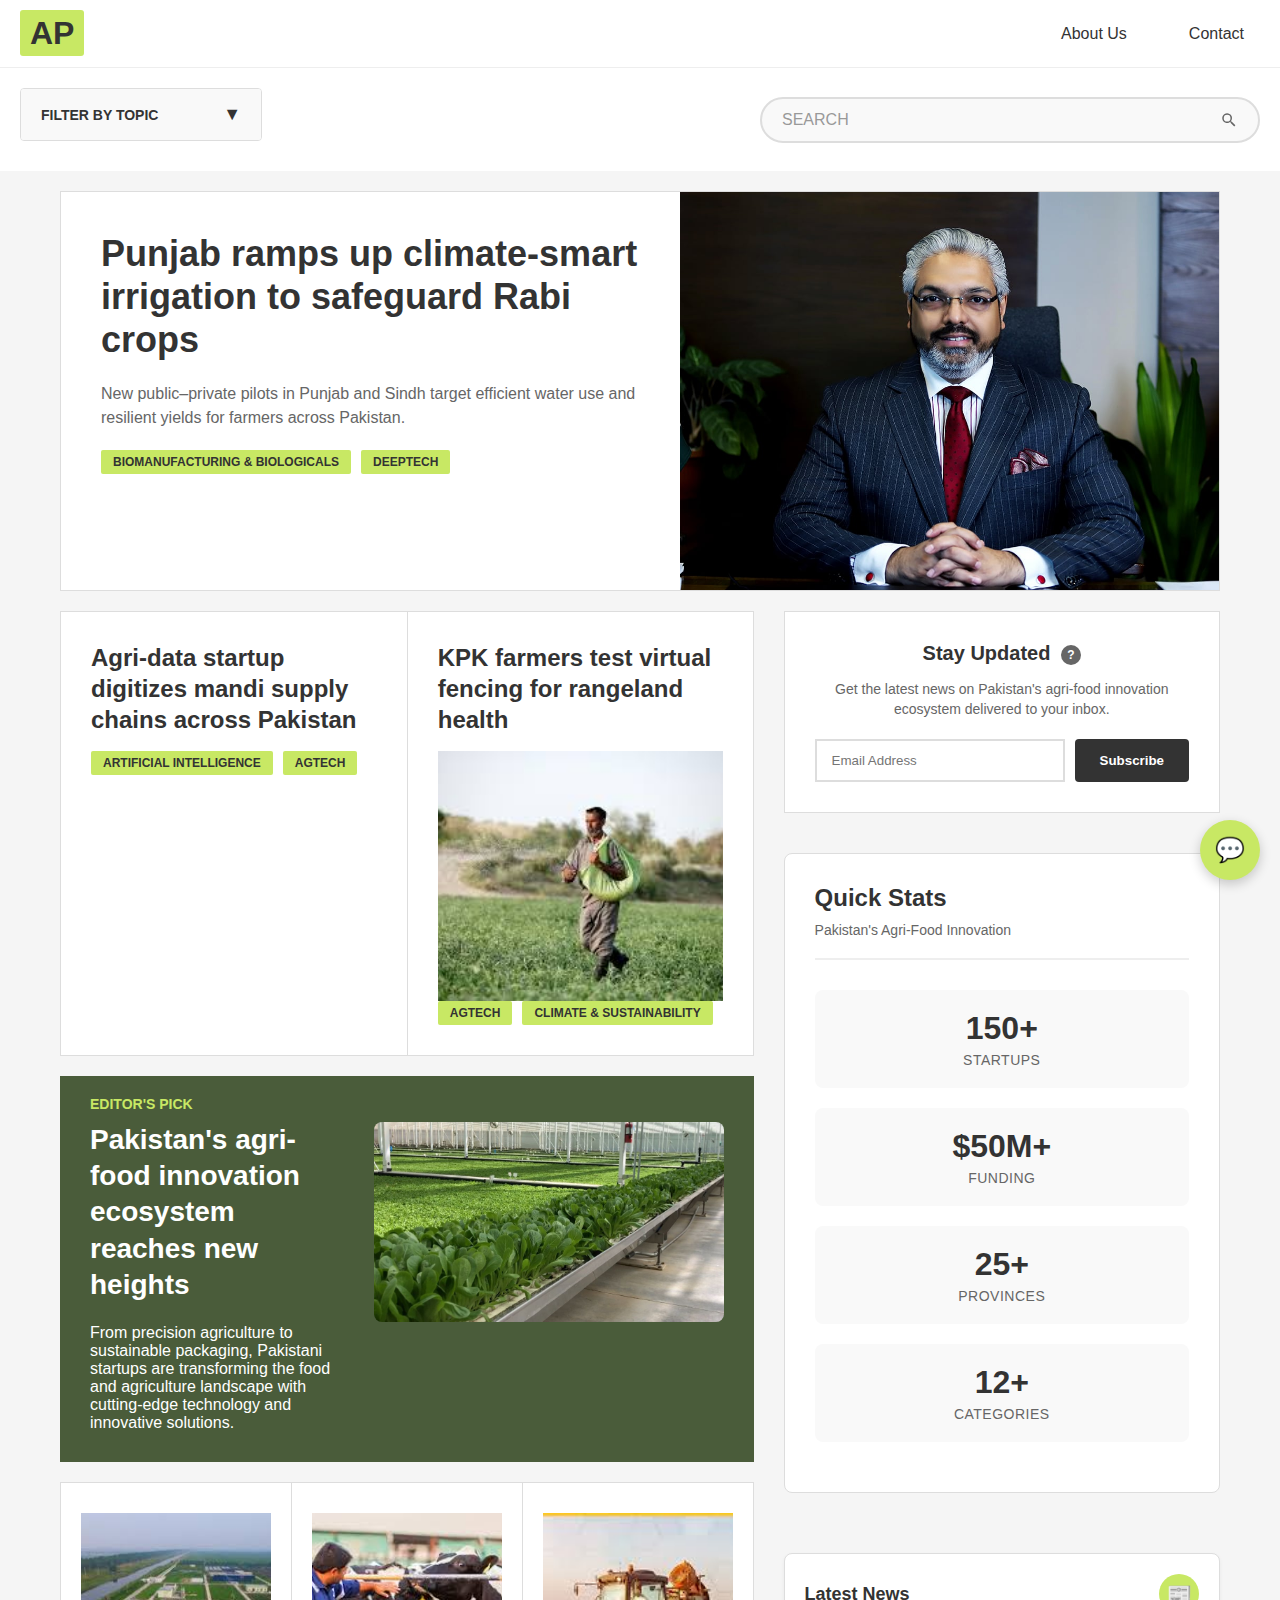
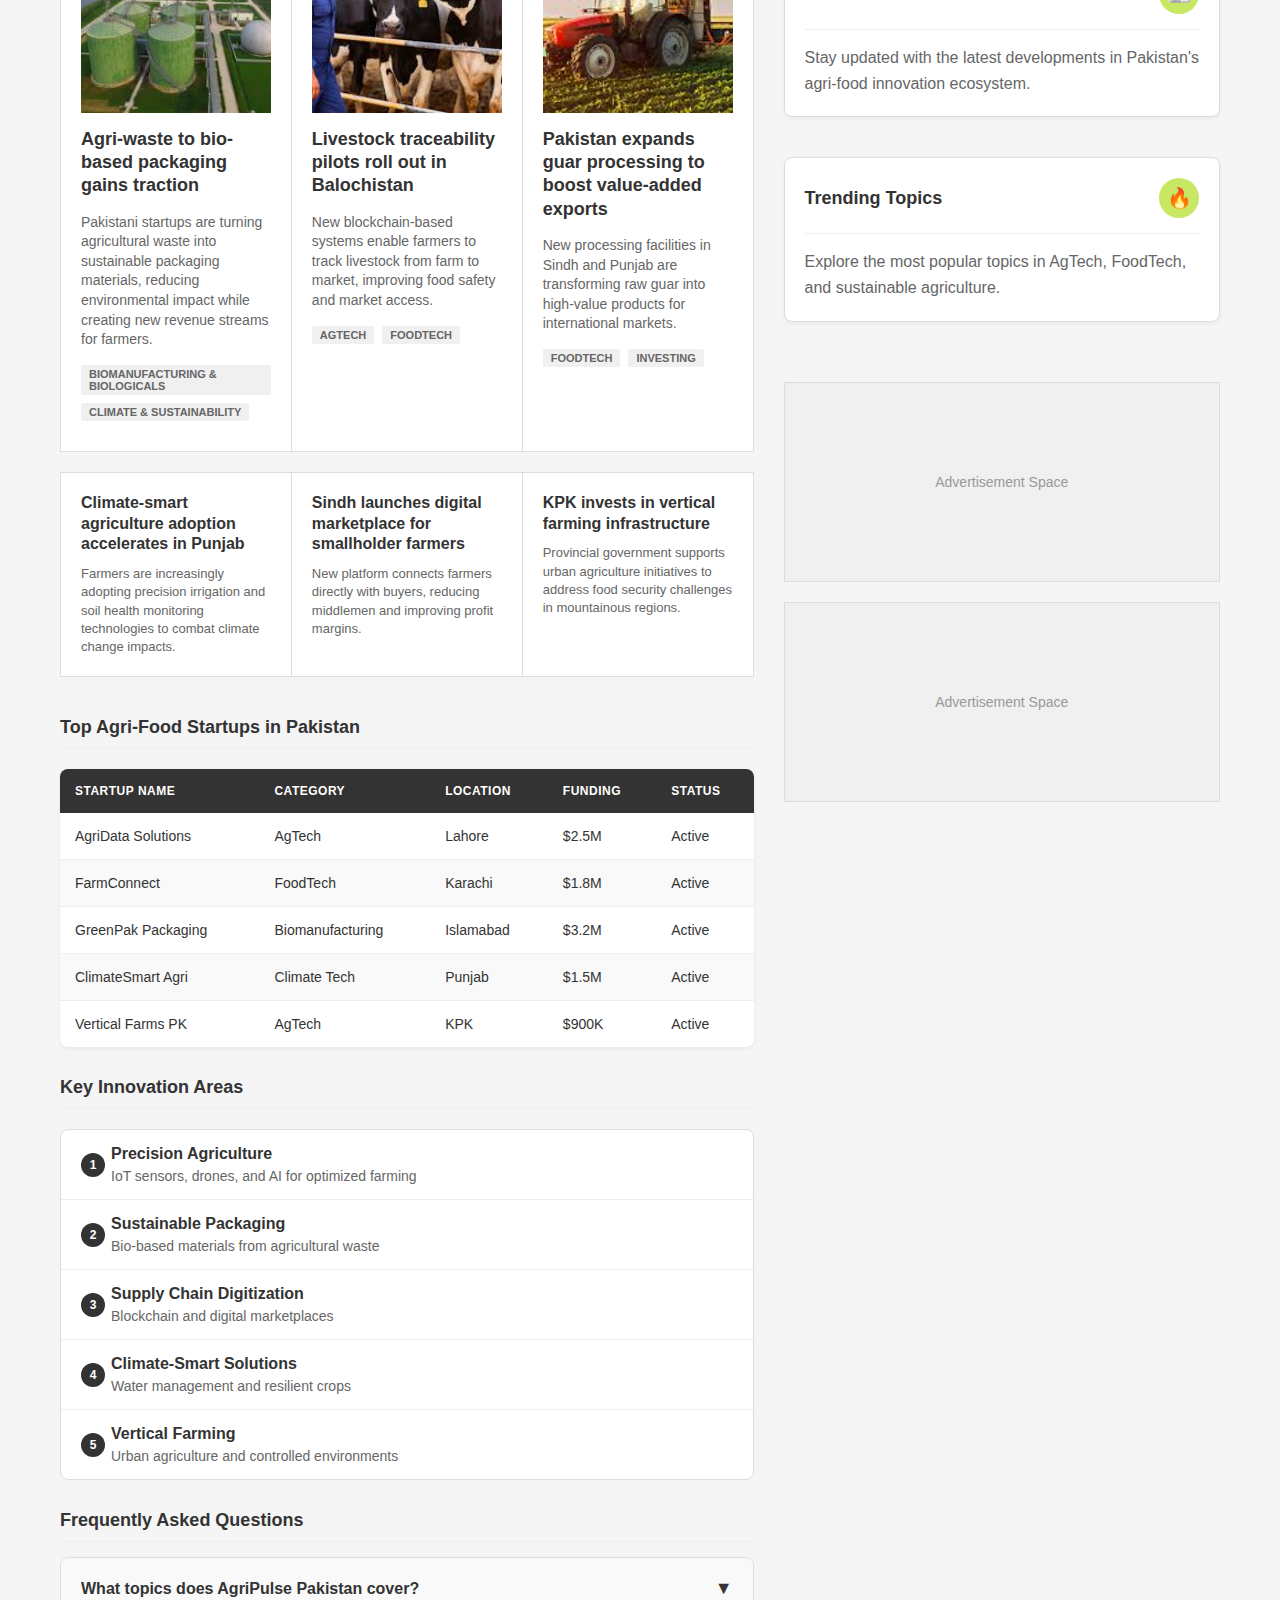
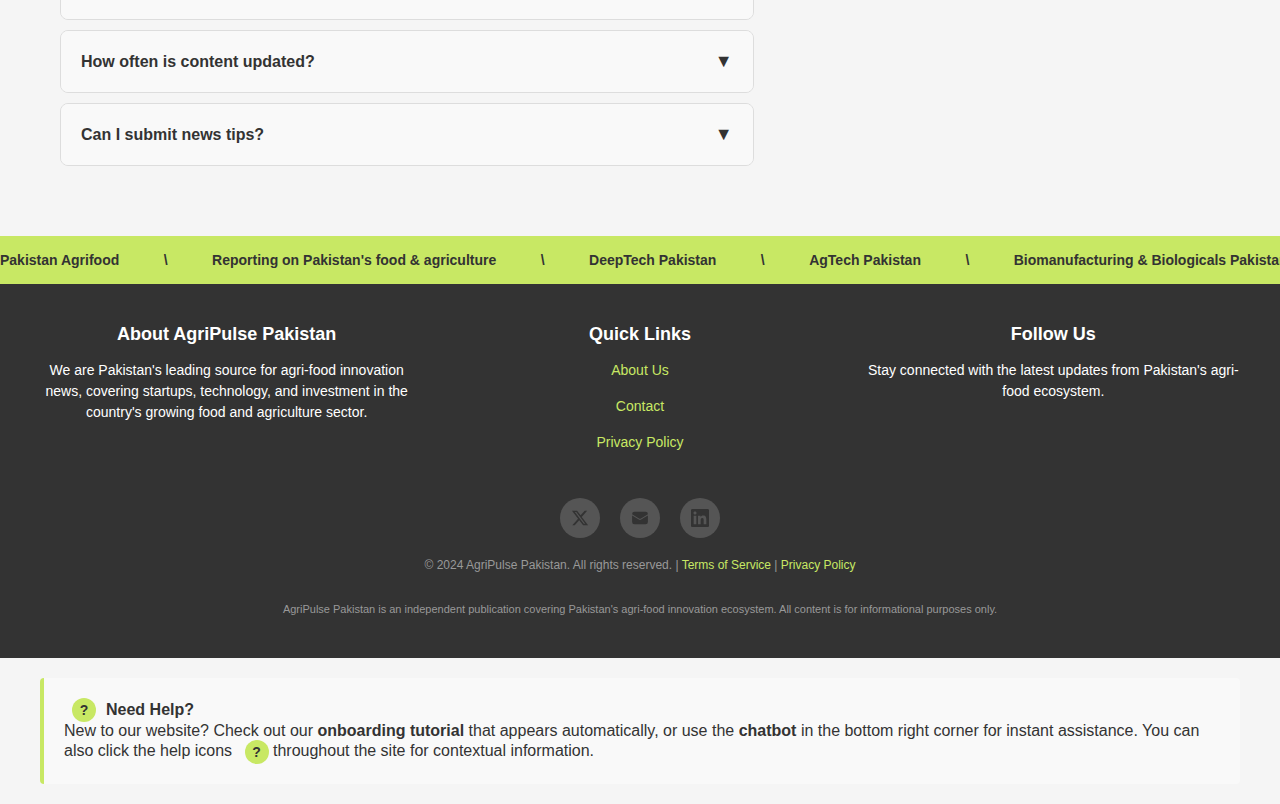
<file: index.html>
<!DOCTYPE html>
<html lang="en">
<head>
    <meta charset="UTF-8">
    <meta name="viewport" content="width=device-width, initial-scale=1.0">
    <title>AgriPulse Pakistan</title>
    <link rel="stylesheet" href="assets/styles.css">
    <link rel="stylesheet" href="assets/patterns.css">
</head>
<body>
    <!-- Skip Link for Accessibility -->
    <a href="#main-content" class="skip-link">Skip to main content</a>
    
    <!-- Header -->
    <header class="header" role="banner">
        <div class="logo">
            <span>AP</span>
        </div>
        <nav class="nav-links" role="navigation" aria-label="Main navigation">
            <a href="about.html">About Us</a>
            <a href="contact.html">Contact</a>
        </nav>
    </header>

    <!-- Filter and Search -->
    <div class="filter-search">
        <div class="accordion-container">
            <div class="accordion">
                <div class="accordion-header">
                    <h3 class="accordion-title">FILTER BY TOPIC</h3>
                    <span class="accordion-icon">▼</span>
                </div>
                <div class="accordion-content">
                    <div class="accordion-body">
                        <div class="filter-options">
                            <div class="filter-option" data-topic="all">All Topics</div>
                            <div class="filter-option" data-topic="agtech">AgTech</div>
                            <div class="filter-option" data-topic="foodtech">FoodTech</div>
                            <div class="filter-option" data-topic="biomanufacturing">Biomanufacturing</div>
                            <div class="filter-option" data-topic="climate">Climate & Sustainability</div>
                            <div class="filter-option" data-topic="deeptech">DeepTech</div>
                            <div class="filter-option" data-topic="ai">Artificial Intelligence</div>
                            <div class="filter-option" data-topic="investing">Investing</div>
                        </div>
                    </div>
                </div>
            </div>
        </div>
        <div class="search-container">
            <input type="text" class="search-input" placeholder="SEARCH" id="searchInput">
            <button class="search-btn" aria-label="Search" id="searchBtn">
                <svg viewBox="0 0 24 24" role="img" aria-hidden="true">
                    <path d="M15.5 14h-.79l-.28-.27a6.5 6.5 0 10-.71.71l.27.28v.79l5 4.99L20.49 19l-4.99-5zm-6 0A4.5 4.5 0 1114 9.5 4.5 4.5 0 019.5 14z"/>
                </svg>
            </button>
        </div>
        <div class="search-bar-container" style="display: none;">
            <input type="text" class="search-bar-enhanced" placeholder="Search articles, topics, and more...">
            <button class="search-bar-btn" aria-label="Search">
                <svg viewBox="0 0 24 24" width="20" height="20">
                    <path d="M15.5 14h-.79l-.28-.27a6.5 6.5 0 10-.71.71l.27.28v.79l5 4.99L20.49 19l-4.99-5zm-6 0A4.5 4.5 0 1114 9.5 4.5 4.5 0 019.5 14z"/>
                </svg>
            </button>
            <div class="search-suggestions"></div>
        </div>
    </div>

    <main id="main-content" class="container" role="main">
        <!-- Hero Section -->
        <section class="hero-section" onclick="openArticleModal('modal-article-hero')" style="cursor: pointer;">
            <div class="hero-content">
                <h1 class="hero-title">Punjab ramps up climate-smart irrigation to safeguard Rabi crops</h1>
                <p class="hero-description">New public–private pilots in Punjab and Sindh target efficient water use and resilient yields for farmers across Pakistan.</p>
                <div class="tags">
                    <span class="tag biomanufacturing">BIOMANUFACTURING & BIOLOGICALS</span>
                    <span class="tag deeptech">DEEPTECH</span>
                </div>
            </div>
            <div class="hero-image"></div>
        </section>

        <!-- Main Content and Sidebar Layout -->
        <div class="main-layout">
            <div class="main-content">
                <!-- Two Column Layout -->
                <div class="two-column">
                    <article class="article-card" onclick="openArticleModal('modal-article-1')">
                        <div class="article-content">
                            <h2 class="article-title">Agri-data startup digitizes mandi supply chains across Pakistan</h2>
                            <div class="tags">
                                <span class="tag ai">ARTIFICIAL INTELLIGENCE</span>
                                <span class="tag agtech">AGTECH</span>
                            </div>
                        </div>
                    </article>
                    <article class="article-card" onclick="openArticleModal('modal-article-2')">
                        <div class="article-content">
                            <h2 class="article-title">KPK farmers test virtual fencing for rangeland health</h2>
                            <div class="article-image" style="background-image: url('assets/images/farmer.jpg')"></div>
                            <div class="tags">
                                <span class="tag agtech">AGTECH</span>
                                <span class="tag climate">CLIMATE & SUSTAINABILITY</span>
                            </div>
                        </div>
                    </article>
                </div>

                <!-- Editor's Pick Section -->
                <section class="editors-pick" onclick="openArticleModal('modal-article-editors-pick')" style="cursor: pointer;">
                    <div class="editors-pick-header">EDITOR'S PICK</div>
                    <div class="editors-pick-content">
                        <div class="editors-pick-text">
                            <h2 class="editors-pick-title">Pakistan's agri-food innovation ecosystem reaches new heights</h2>
                            <p>From precision agriculture to sustainable packaging, Pakistani startups are transforming the food and agriculture landscape with cutting-edge technology and innovative solutions.</p>
                        </div>
                        <div class="editors-pick-image"></div>
                    </div>
                </section>

                <!-- Grid Layout -->
                <div class="grid-layout">
                    <div class="grid-item" onclick="openArticleModal('modal-article-3')">
                        <div class="grid-image" style="background-image: url('assets/images/bio.jpg')"></div>
                        <h3 class="grid-title">Agri-waste to bio-based packaging gains traction</h3>
                        <p class="grid-description">Pakistani startups are turning agricultural waste into sustainable packaging materials, reducing environmental impact while creating new revenue streams for farmers.</p>
                        <div class="grid-tags">
                            <span class="grid-tag">BIOMANUFACTURING & BIOLOGICALS</span>
                            <span class="grid-tag">CLIMATE & SUSTAINABILITY</span>
                        </div>
                    </div>
                    <div class="grid-item" onclick="openArticleModal('modal-article-4')">
                        <div class="grid-image" style="background-image: url('assets/images/cow.jpg')"></div>
                        <h3 class="grid-title">Livestock traceability pilots roll out in Balochistan</h3>
                        <p class="grid-description">New blockchain-based systems enable farmers to track livestock from farm to market, improving food safety and market access.</p>
                        <div class="grid-tags">
                            <span class="grid-tag">AGTECH</span>
                            <span class="grid-tag">FOODTECH</span>
                        </div>
                    </div>
                    <div class="grid-item" onclick="openArticleModal('modal-article-5')">
                        <div class="grid-image" style="background-image: url('assets/images/tracktor.jpg')"></div>
                        <h3 class="grid-title">Pakistan expands guar processing to boost value-added exports</h3>
                        <p class="grid-description">New processing facilities in Sindh and Punjab are transforming raw guar into high-value products for international markets.</p>
                        <div class="grid-tags">
                            <span class="grid-tag">FOODTECH</span>
                            <span class="grid-tag">INVESTING</span>
                        </div>
                    </div>
                </div>

                <!-- Text Grid Layout -->
                <div class="text-grid-layout">
                    <div class="text-grid-item" onclick="openArticleModal('modal-article-6')" style="cursor: pointer;">
                        <h3 class="text-grid-title">Climate-smart agriculture adoption accelerates in Punjab</h3>
                        <p class="text-grid-description">Farmers are increasingly adopting precision irrigation and soil health monitoring technologies to combat climate change impacts.</p>
                    </div>
                    <div class="text-grid-item" onclick="openArticleModal('modal-article-7')" style="cursor: pointer;">
                        <h3 class="text-grid-title">Sindh launches digital marketplace for smallholder farmers</h3>
                        <p class="text-grid-description">New platform connects farmers directly with buyers, reducing middlemen and improving profit margins.</p>
                    </div>
                    <div class="text-grid-item" onclick="openArticleModal('modal-article-8')" style="cursor: pointer;">
                        <h3 class="text-grid-title">KPK invests in vertical farming infrastructure</h3>
                        <p class="text-grid-description">Provincial government supports urban agriculture initiatives to address food security challenges in mountainous regions.</p>
                    </div>
                </div>

                <!-- Tables Section -->
                <section class="dashboard-section">
                    <h3 class="dashboard-section-title">Top Agri-Food Startups in Pakistan</h3>
                    <div class="data-table-container">
                        <table class="data-table data-table-striped">
                            <thead>
                                <tr>
                                    <th>Startup Name</th>
                                    <th>Category</th>
                                    <th>Location</th>
                                    <th>Funding</th>
                                    <th>Status</th>
                                </tr>
                            </thead>
                            <tbody>
                                <tr>
                                    <td>AgriData Solutions</td>
                                    <td>AgTech</td>
                                    <td>Lahore</td>
                                    <td>$2.5M</td>
                                    <td>Active</td>
                                </tr>
                                <tr>
                                    <td>FarmConnect</td>
                                    <td>FoodTech</td>
                                    <td>Karachi</td>
                                    <td>$1.8M</td>
                                    <td>Active</td>
                                </tr>
                                <tr>
                                    <td>GreenPak Packaging</td>
                                    <td>Biomanufacturing</td>
                                    <td>Islamabad</td>
                                    <td>$3.2M</td>
                                    <td>Active</td>
                                </tr>
                                <tr>
                                    <td>ClimateSmart Agri</td>
                                    <td>Climate Tech</td>
                                    <td>Punjab</td>
                                    <td>$1.5M</td>
                                    <td>Active</td>
                                </tr>
                                <tr>
                                    <td>Vertical Farms PK</td>
                                    <td>AgTech</td>
                                    <td>KPK</td>
                                    <td>$900K</td>
                                    <td>Active</td>
                                </tr>
                            </tbody>
                        </table>
                    </div>
                </section>

                <!-- Lists Section -->
                <section class="dashboard-section">
                    <h3 class="dashboard-section-title">Key Innovation Areas</h3>
                    <div class="data-list data-list-ordered">
                        <div class="data-list-item">
                            <div class="data-list-item-content">
                                <div class="data-list-item-title">Precision Agriculture</div>
                                <div class="data-list-item-description">IoT sensors, drones, and AI for optimized farming</div>
                            </div>
                        </div>
                        <div class="data-list-item">
                            <div class="data-list-item-content">
                                <div class="data-list-item-title">Sustainable Packaging</div>
                                <div class="data-list-item-description">Bio-based materials from agricultural waste</div>
                            </div>
                        </div>
                        <div class="data-list-item">
                            <div class="data-list-item-content">
                                <div class="data-list-item-title">Supply Chain Digitization</div>
                                <div class="data-list-item-description">Blockchain and digital marketplaces</div>
                            </div>
                        </div>
                        <div class="data-list-item">
                            <div class="data-list-item-content">
                                <div class="data-list-item-title">Climate-Smart Solutions</div>
                                <div class="data-list-item-description">Water management and resilient crops</div>
                            </div>
                        </div>
                        <div class="data-list-item">
                            <div class="data-list-item-content">
                                <div class="data-list-item-title">Vertical Farming</div>
                                <div class="data-list-item-description">Urban agriculture and controlled environments</div>
                            </div>
                        </div>
                    </div>
                </section>

                <!-- Additional Accordions -->
                <section class="dashboard-section">
                    <h3 class="dashboard-section-title">Frequently Asked Questions</h3>
                    <div class="data-accordion-container">
                        <div class="data-accordion">
                            <div class="data-accordion-header">
                                <h4 class="data-accordion-title">What topics does AgriPulse Pakistan cover?</h4>
                                <span class="data-accordion-icon">▼</span>
                            </div>
                            <div class="data-accordion-content">
                                <div class="data-accordion-body">
                                    <p>We cover AgTech, FoodTech, Biomanufacturing & Biologicals, Climate & Sustainability, DeepTech, and Investment & Funding in Pakistan's agriculture sector.</p>
                                </div>
                            </div>
                        </div>
                        <div class="data-accordion">
                            <div class="data-accordion-header">
                                <h4 class="data-accordion-title">How often is content updated?</h4>
                                <span class="data-accordion-icon">▼</span>
                            </div>
                            <div class="data-accordion-content">
                                <div class="data-accordion-body">
                                    <p>We publish daily news coverage of Pakistan's agri-food startups, funding rounds, and technological innovations.</p>
                                </div>
                            </div>
                        </div>
                        <div class="data-accordion">
                            <div class="data-accordion-header">
                                <h4 class="data-accordion-title">Can I submit news tips?</h4>
                                <span class="data-accordion-icon">▼</span>
                            </div>
                            <div class="data-accordion-content">
                                <div class="data-accordion-body">
                                    <p>Yes! You can submit news tips by emailing tips@agripulse.pk or using our contact form. We review all tips and may follow up if we decide to pursue the story.</p>
                                </div>
                            </div>
                        </div>
                    </div>
                </section>
            </div>
            
            <!-- Sidebar -->
            <aside class="sidebar">
                <div class="newsletter-card">
                    <h3 class="newsletter-title">Stay Updated
                        <span class="tooltip-container">
                            <span class="tooltip-icon">?</span>
                            <span class="tooltip">Get weekly updates on Pakistan's agri-food innovation news</span>
                        </span>
                    </h3>
                    <p class="newsletter-description">Get the latest news on Pakistan's agri-food innovation ecosystem delivered to your inbox.</p>
                    <form class="newsletter-form" id="newsletterForm">
                        <input type="email" class="newsletter-input" placeholder="Email Address" required>
                        <button type="submit" class="newsletter-btn">Subscribe</button>
                    </form>
                </div>

                <!-- Dashboard Section -->
                <div class="dashboard">
                    <div class="dashboard-header">
                        <h3 class="dashboard-title">Quick Stats</h3>
                        <p class="dashboard-subtitle">Pakistan's Agri-Food Innovation</p>
                    </div>
                    <div class="dashboard-grid">
                        <div class="dashboard-stat">
                            <div class="dashboard-stat-value">150+</div>
                            <div class="dashboard-stat-label">Startups</div>
                        </div>
                        <div class="dashboard-stat">
                            <div class="dashboard-stat-value">$50M+</div>
                            <div class="dashboard-stat-label">Funding</div>
                        </div>
                        <div class="dashboard-stat">
                            <div class="dashboard-stat-value">25+</div>
                            <div class="dashboard-stat-label">Provinces</div>
                        </div>
                        <div class="dashboard-stat">
                            <div class="dashboard-stat-value">12+</div>
                            <div class="dashboard-stat-label">Categories</div>
                        </div>
                    </div>
                </div>

                <!-- Data Cards -->
                <div class="data-card-grid">
                    <div class="data-card">
                        <div class="data-card-header">
                            <h4 class="data-card-title">Latest News</h4>
                            <div class="data-card-icon">📰</div>
                        </div>
                        <div class="data-card-content">
                            <p>Stay updated with the latest developments in Pakistan's agri-food innovation ecosystem.</p>
                        </div>
                    </div>
                    <div class="data-card">
                        <div class="data-card-header">
                            <h4 class="data-card-title">Trending Topics</h4>
                            <div class="data-card-icon">🔥</div>
                        </div>
                        <div class="data-card-content">
                            <p>Explore the most popular topics in AgTech, FoodTech, and sustainable agriculture.</p>
                        </div>
                    </div>
                </div>

                <div class="ad-space">Advertisement Space</div>
                <div class="ad-space">Advertisement Space</div>
            </aside>
        </div>
    </main>

    <!-- Ticker Strip -->
    <div class="ticker-strip" aria-label="Latest highlights ticker">
        <div class="ticker-track">
            <span class="ticker-item">Pakistan Agrifood</span>
            <span class="ticker-sep">\</span>
            <span class="ticker-item">Reporting on Pakistan's food & agriculture</span>
            <span class="ticker-sep">\</span>
            <span class="ticker-item">DeepTech Pakistan</span>
            <span class="ticker-sep">\</span>
            <span class="ticker-item">AgTech Pakistan</span>
            <span class="ticker-sep">\</span>
            <span class="ticker-item">Biomanufacturing & Biologicals Pakistan</span>
            <span class="ticker-sep">\</span>
            <span class="ticker-item">Climate & Sustainability Pakistan</span>
            <span class="ticker-sep">\</span>
            <span class="ticker-item">FoodTech Pakistan</span>
            <span class="ticker-sep">\</span>
            <span class="ticker-item">Investing in Pakistan</span>
            <span class="ticker-sep">\</span>
            <span class="ticker-item">Punjab</span>
            <span class="ticker-sep">\</span>
            <span class="ticker-item">Sindh</span>
        </div>
    </div>

    <!-- Footer -->
    <footer class="footer" role="contentinfo">
        <div class="footer-content">
            <div class="footer-section">
                <h3>About AgriPulse Pakistan</h3>
                <p>We are Pakistan's leading source for agri-food innovation news, covering startups, technology, and investment in the country's growing food and agriculture sector.</p>
            </div>
            <div class="footer-section">
                <h3>Quick Links</h3>
                <p><a href="about.html">About Us</a></p>
                <p><a href="contact.html">Contact</a></p>
                <p><a href="#" onclick="openArticleModal('modal-privacy-policy'); return false;">Privacy Policy</a></p>
            </div>
            <div class="footer-section">
                <h3>Follow Us</h3>
                <p>Stay connected with the latest updates from Pakistan's agri-food ecosystem.</p>
            </div>
        </div>
        
        <div class="social-links">
            <a href="#" aria-label="Twitter">
                <svg viewBox="0 0 24 24" role="img" aria-hidden="true">
                    <path d="M18.244 2.25h3.308l-7.227 8.26 8.502 11.24H16.17l-5.214-6.817L4.99 21.75H1.68l7.73-8.835L1.254 2.25H8.08l4.713 6.231zm-1.161 17.52h1.833L7.084 4.126H5.117z"/>
                </svg>
            </a>
            <a href="#" aria-label="Email">
                <svg viewBox="0 0 24 24" role="img" aria-hidden="true">
                    <path d="M1.5 8.67v8.58a3 3 0 003 3h15a3 3 0 003-3V8.67l-8.928 5.493a3 3 0 01-3.144 0L1.5 8.67z"/>
                    <path d="M22.5 6.908V6.75a3 3 0 00-3-3h-15a3 3 0 00-3 3v.158l9.714 5.978a1.5 1.5 0 001.572 0L22.5 6.908z"/>
                </svg>
            </a>
            <a href="#" aria-label="LinkedIn">
                <svg viewBox="0 0 24 24" role="img" aria-hidden="true">
                    <path d="M20.447 20.452h-3.554v-5.569c0-1.328-.027-3.037-1.852-3.037-1.853 0-2.136 1.445-2.136 2.939v5.667H9.351V9h3.414v1.561h.046c.477-.9 1.637-1.85 3.37-1.85 3.601 0 4.267 2.37 4.267 5.455v6.286zM5.337 7.433c-1.144 0-2.063-.926-2.063-2.065 0-1.138.92-2.063 2.063-2.063 1.14 0 2.064.925 2.064 2.063 0 1.139-.925 2.065-2.064 2.065zm1.782 13.019H3.555V9h3.564v11.452zM22.225 0H1.771C.792 0 0 .774 0 1.729v20.542C0 23.227.792 24 1.771 24h20.451C23.2 24 24 23.227 24 22.271V1.729C24 .774 23.2 0 22.222 0h.003z"/>
                </svg>
            </a>
        </div>

        <div class="footer-terms">
            <p>© 2024 AgriPulse Pakistan. All rights reserved. | <a href="#">Terms of Service</a> | <a href="#">Privacy Policy</a></p>
        </div>

        <div class="disclaimer">
            <p>AgriPulse Pakistan is an independent publication covering Pakistan's agri-food innovation ecosystem. All content is for informational purposes only.</p>
        </div>
    </footer>

    <!-- Modal Dialogs for Articles -->
    <div id="modal-article-1" class="modal-overlay">
        <div class="modal-dialog">
            <div class="modal-header">
                <h2 class="modal-title">Agri-data startup digitizes mandi supply chains across Pakistan</h2>
                <button class="modal-close" aria-label="Close">&times;</button>
            </div>
            <div class="modal-body">
                <div class="modal-content">
                    <p>A groundbreaking agri-data startup has launched a comprehensive digital platform to transform Pakistan's traditional mandi (market) supply chains. The innovative solution connects farmers directly with buyers, eliminating multiple intermediaries and ensuring fair pricing.</p>
                    <p>The platform uses advanced data analytics to provide real-time market information, helping farmers make informed decisions about when and where to sell their produce. This digital transformation is expected to significantly reduce post-harvest losses and improve farmer incomes across Punjab, Sindh, and KPK provinces.</p>
                    <p>Early pilot programs in Lahore and Karachi have shown promising results, with participating farmers reporting 15-20% increase in net profits. The startup has secured funding from local and international investors to expand operations nationwide.</p>
                </div>
                <div class="modal-tags">
                    <span class="tag ai">ARTIFICIAL INTELLIGENCE</span>
                    <span class="tag agtech">AGTECH</span>
                </div>
            </div>
        </div>
    </div>

    <div id="modal-article-2" class="modal-overlay">
        <div class="modal-dialog">
            <div class="modal-header">
                <h2 class="modal-title">KPK farmers test virtual fencing for rangeland health</h2>
                <button class="modal-close" aria-label="Close">&times;</button>
            </div>
            <div class="modal-body">
                <div class="modal-image" style="background-image: url('assets/images/farmer.jpg')"></div>
                <div class="modal-content">
                    <p>Farmers in Khyber Pakhtunkhwa are piloting innovative virtual fencing technology to manage livestock grazing and improve rangeland health. This GPS-based system uses collars on livestock to create virtual boundaries, preventing overgrazing in sensitive areas.</p>
                    <p>The technology allows farmers to remotely control where their animals graze, protecting biodiversity and ensuring sustainable land use. Initial results show improved vegetation cover and reduced soil erosion in test areas.</p>
                    <p>This initiative is part of a larger effort to modernize livestock management in Pakistan's mountainous regions, combining traditional knowledge with cutting-edge technology.</p>
                </div>
                <div class="modal-tags">
                    <span class="tag agtech">AGTECH</span>
                    <span class="tag climate">CLIMATE & SUSTAINABILITY</span>
                </div>
            </div>
        </div>
    </div>

    <div id="modal-article-3" class="modal-overlay">
        <div class="modal-dialog">
            <div class="modal-header">
                <h2 class="modal-title">Agri-waste to bio-based packaging gains traction</h2>
                <button class="modal-close" aria-label="Close">&times;</button>
            </div>
            <div class="modal-body">
                <div class="modal-image" style="background-image: url('assets/images/bio.jpg')"></div>
                <div class="modal-content">
                    <p>Pakistani startups are revolutionizing the packaging industry by converting agricultural waste into sustainable, biodegradable materials. Rice husks, wheat straw, and sugarcane bagasse are being transformed into eco-friendly packaging solutions.</p>
                    <p>These innovations address both environmental concerns and economic opportunities for farmers, who can now monetize what was previously considered waste. The bio-based packaging materials are fully compostable and offer comparable performance to traditional plastics.</p>
                    <p>Several companies have secured partnerships with major food brands in Pakistan, signaling a shift toward more sustainable packaging practices in the agri-food sector.</p>
                </div>
                <div class="modal-tags">
                    <span class="tag biomanufacturing">BIOMANUFACTURING & BIOLOGICALS</span>
                    <span class="tag climate">CLIMATE & SUSTAINABILITY</span>
                </div>
            </div>
        </div>
    </div>

    <div id="modal-article-4" class="modal-overlay">
        <div class="modal-dialog">
            <div class="modal-header">
                <h2 class="modal-title">Livestock traceability pilots roll out in Balochistan</h2>
                <button class="modal-close" aria-label="Close">&times;</button>
            </div>
            <div class="modal-body">
                <div class="modal-image" style="background-image: url('assets/images/cow.jpg')"></div>
                <div class="modal-content">
                    <p>Blockchain-based livestock traceability systems are being piloted in Balochistan to improve food safety and market access for local farmers. The system tracks animals from birth to market, recording health information, vaccinations, and movement history.</p>
                    <p>This transparency enables farmers to access premium markets and ensures consumers receive safe, quality meat products. The technology also helps prevent livestock theft and supports better disease management.</p>
                    <p>The pilot program has received positive feedback from both farmers and consumers, with plans to expand to other provinces in the coming year.</p>
                </div>
                <div class="modal-tags">
                    <span class="tag agtech">AGTECH</span>
                    <span class="tag foodtech">FOODTECH</span>
                </div>
            </div>
        </div>
    </div>

    <div id="modal-article-5" class="modal-overlay">
        <div class="modal-dialog">
            <div class="modal-header">
                <h2 class="modal-title">Pakistan expands guar processing to boost value-added exports</h2>
                <button class="modal-close" aria-label="Close">&times;</button>
            </div>
            <div class="modal-body">
                <div class="modal-image" style="background-image: url('assets/images/tracktor.jpg')"></div>
                <div class="modal-content">
                    <p>New processing facilities in Sindh and Punjab are transforming Pakistan's guar production, converting raw guar into high-value products for international markets. The facilities process guar gum, which is used in food, pharmaceutical, and industrial applications.</p>
                    <p>This value addition is expected to significantly increase export revenues and create employment opportunities in rural areas. The processed products command premium prices compared to raw guar, benefiting both farmers and the national economy.</p>
                    <p>Investment in processing infrastructure represents a strategic shift toward value-added agriculture, aligning with Pakistan's goal of increasing agricultural exports.</p>
                </div>
                <div class="modal-tags">
                    <span class="tag foodtech">FOODTECH</span>
                    <span class="tag investing">INVESTING</span>
                </div>
            </div>
        </div>
    </div>

    <!-- Additional Article Modals -->
    <div id="modal-article-hero" class="modal-overlay">
        <div class="modal-dialog">
            <div class="modal-header">
                <h2 class="modal-title">Punjab ramps up climate-smart irrigation to safeguard Rabi crops</h2>
                <button class="modal-close" aria-label="Close">&times;</button>
            </div>
            <div class="modal-body">
                <div class="modal-content">
                    <p>The Punjab government has launched ambitious climate-smart irrigation initiatives to protect Rabi season crops from increasingly unpredictable weather patterns. These new public-private partnerships aim to revolutionize water management across the province's agricultural sector.</p>
                    <p>The program includes the deployment of precision irrigation systems, soil moisture sensors, and AI-powered water management platforms. Farmers in pilot districts are reporting significant water savings of up to 30% while maintaining or improving crop yields.</p>
                    <p>Similar initiatives are being tested in Sindh, where water scarcity poses an even greater challenge. The programs focus on efficient water use, resilient crop varieties, and sustainable farming practices that can withstand climate variability.</p>
                    <p>This represents a major shift toward technology-driven agriculture in Pakistan, with the potential to transform how farmers manage resources and adapt to climate change. The success of these pilots could serve as a model for nationwide implementation.</p>
                </div>
                <div class="modal-tags">
                    <span class="tag biomanufacturing">BIOMANUFACTURING & BIOLOGICALS</span>
                    <span class="tag deeptech">DEEPTECH</span>
                </div>
            </div>
        </div>
    </div>

    <div id="modal-article-editors-pick" class="modal-overlay">
        <div class="modal-dialog">
            <div class="modal-header">
                <h2 class="modal-title">Pakistan's agri-food innovation ecosystem reaches new heights</h2>
                <button class="modal-close" aria-label="Close">&times;</button>
            </div>
            <div class="modal-body">
                <div class="modal-image" style="background-image: url('assets/images/Revol-Greens-lettuce.jpg'); height: 300px; margin-bottom: 20px;"></div>
                <div class="modal-content">
                    <p>Pakistan's agri-food innovation ecosystem is experiencing unprecedented growth, with startups and technology companies transforming every aspect of the food and agriculture sector. From precision agriculture to sustainable packaging, the country is witnessing a technological revolution in farming and food production.</p>
                    <p>Pakistani startups are leveraging cutting-edge technology to address critical challenges in agriculture, including water scarcity, climate change, food security, and supply chain inefficiencies. These innovations are creating new opportunities for farmers while improving productivity and sustainability.</p>
                    <p>Key areas of innovation include:</p>
                    <ul style="margin-left: 20px; margin-top: 10px;">
                        <li>Precision agriculture and IoT-based farm management</li>
                        <li>Sustainable packaging from agricultural waste</li>
                        <li>Blockchain-based supply chain traceability</li>
                        <li>AI-powered crop monitoring and disease detection</li>
                        <li>Vertical farming and urban agriculture solutions</li>
                        <li>Climate-smart irrigation technologies</li>
                    </ul>
                    <p style="margin-top: 15px;">The ecosystem is attracting significant investment from both local and international sources, signaling strong confidence in Pakistan's agricultural innovation potential. This growth is creating jobs, improving farmer livelihoods, and positioning Pakistan as a leader in agri-tech innovation in the region.</p>
                </div>
            </div>
        </div>
    </div>

    <div id="modal-article-6" class="modal-overlay">
        <div class="modal-dialog">
            <div class="modal-header">
                <h2 class="modal-title">Climate-smart agriculture adoption accelerates in Punjab</h2>
                <button class="modal-close" aria-label="Close">&times;</button>
            </div>
            <div class="modal-body">
                <div class="modal-content">
                    <p>Farmers across Punjab are rapidly adopting climate-smart agriculture practices, with precision irrigation and soil health monitoring technologies becoming increasingly common. This shift is driven by growing awareness of climate change impacts and the need for sustainable farming methods.</p>
                    <p>Precision irrigation systems allow farmers to apply water exactly where and when crops need it, reducing waste and improving efficiency. Soil health monitoring technologies provide real-time data on nutrient levels, moisture content, and soil conditions, enabling data-driven decision making.</p>
                    <p>These technologies are helping farmers combat the effects of climate change, including irregular rainfall patterns, increased temperatures, and water scarcity. Early adopters are reporting improved crop yields, reduced input costs, and better resilience to weather variability.</p>
                    <p>The provincial government is supporting this transition through subsidies, training programs, and partnerships with technology providers. This support is making climate-smart technologies more accessible to smallholder farmers, who represent the majority of Pakistan's agricultural sector.</p>
                </div>
            </div>
        </div>
    </div>

    <div id="modal-article-7" class="modal-overlay">
        <div class="modal-dialog">
            <div class="modal-header">
                <h2 class="modal-title">Sindh launches digital marketplace for smallholder farmers</h2>
                <button class="modal-close" aria-label="Close">&times;</button>
            </div>
            <div class="modal-body">
                <div class="modal-content">
                    <p>The Sindh government has launched a revolutionary digital marketplace platform designed to connect smallholder farmers directly with buyers, eliminating traditional middlemen and improving profit margins. This initiative aims to empower farmers and create more transparent agricultural markets.</p>
                    <p>The platform enables farmers to list their produce, set prices, and connect with buyers including retailers, processors, and exporters. Real-time market information helps farmers make informed decisions about when and where to sell their crops.</p>
                    <p>By removing intermediaries, farmers can receive up to 25% higher prices for their produce, while buyers benefit from direct access to quality products and transparent pricing. The platform also includes features for logistics coordination, payment processing, and quality verification.</p>
                    <p>Early results show significant improvements in farmer incomes and market access, particularly for smallholder farmers who previously had limited bargaining power. The success of this initiative in Sindh could serve as a model for other provinces.</p>
                </div>
            </div>
        </div>
    </div>

    <div id="modal-article-8" class="modal-overlay">
        <div class="modal-dialog">
            <div class="modal-header">
                <h2 class="modal-title">KPK invests in vertical farming infrastructure</h2>
                <button class="modal-close" aria-label="Close">&times;</button>
            </div>
            <div class="modal-body">
                <div class="modal-content">
                    <p>The Khyber Pakhtunkhwa provincial government is making significant investments in vertical farming infrastructure to address food security challenges in the region's mountainous terrain. This innovative approach to agriculture is particularly suited to KPK's geography and climate conditions.</p>
                    <p>Vertical farming systems use controlled environments, LED lighting, and hydroponic or aeroponic growing methods to produce crops year-round, regardless of weather conditions. This technology is especially valuable in mountainous regions where traditional farming faces challenges from terrain and climate.</p>
                    <p>The initiative includes the establishment of vertical farming facilities in urban areas, providing fresh produce to local communities while reducing transportation costs and food miles. These facilities can produce crops using up to 95% less water than traditional farming methods.</p>
                    <p>This investment is part of a broader strategy to modernize agriculture in KPK and improve food security. The provincial government is also providing training and support to local entrepreneurs interested in establishing vertical farming operations.</p>
                </div>
            </div>
        </div>
    </div>

    <!-- Newsletter Subscription Success Modal -->
    <div id="modal-newsletter-success" class="modal-overlay">
        <div class="modal-dialog">
            <div class="modal-header">
                <h2 class="modal-title">Successfully Subscribed!</h2>
                <button class="modal-close" aria-label="Close">&times;</button>
            </div>
            <div class="modal-body">
                <div class="modal-content" style="text-align: center;">
                    <div style="font-size: 48px; color: #27ae60; margin-bottom: 20px;">✓</div>
                    <p><strong>Thank you for subscribing to AgriPulse Pakistan!</strong></p>
                    <p>You will now receive weekly updates on Pakistan's agri-food innovation ecosystem delivered directly to your inbox.</p>
                    <p style="margin-top: 20px; color: #666;">Check your email for a confirmation message. If you don't see it, please check your spam folder.</p>
                    <p style="margin-top: 15px; color: #666;">Stay informed about the latest developments in AgTech, FoodTech, and agricultural innovation across Pakistan.</p>
                </div>
            </div>
        </div>
    </div>

    <!-- Privacy Policy Modal -->
    <div id="modal-privacy-policy" class="modal-overlay">
        <div class="modal-dialog">
            <div class="modal-header">
                <h2 class="modal-title">Privacy Policy</h2>
                <button class="modal-close" aria-label="Close">&times;</button>
            </div>
            <div class="modal-body">
                <div class="modal-content">
                    <h3 style="color: #333; margin-bottom: 15px;">AgriPulse Pakistan Privacy Policy</h3>
                    <p><strong>Last Updated:</strong> 2024</p>
                    
                    <h4 style="color: #333; margin-top: 20px; margin-bottom: 10px;">Information We Collect</h4>
                    <p>We collect information that you provide directly to us, including:</p>
                    <ul style="margin-left: 20px; margin-top: 10px;">
                        <li>Name and contact information when you subscribe to our newsletter</li>
                        <li>Information provided when you contact us through our contact form</li>
                        <li>Usage data and analytics to improve our website</li>
                    </ul>

                    <h4 style="color: #333; margin-top: 20px; margin-bottom: 10px;">How We Use Your Information</h4>
                    <p>We use the information we collect to:</p>
                    <ul style="margin-left: 20px; margin-top: 10px;">
                        <li>Send you newsletters and updates about agri-food innovation</li>
                        <li>Respond to your inquiries and requests</li>
                        <li>Improve our website and services</li>
                        <li>Analyze website usage and trends</li>
                    </ul>

                    <h4 style="color: #333; margin-top: 20px; margin-bottom: 10px;">Data Protection</h4>
                    <p>We implement appropriate security measures to protect your personal information. However, no method of transmission over the internet is 100% secure.</p>

                    <h4 style="color: #333; margin-top: 20px; margin-bottom: 10px;">Your Rights</h4>
                    <p>You have the right to:</p>
                    <ul style="margin-left: 20px; margin-top: 10px;">
                        <li>Access your personal information</li>
                        <li>Request correction of inaccurate data</li>
                        <li>Request deletion of your data</li>
                        <li>Unsubscribe from our newsletter at any time</li>
                    </ul>

                    <p style="margin-top: 20px;"><strong>Contact Us:</strong> For questions about this privacy policy, please contact us at <a href="mailto:info@agripulse.pk" style="color: #333;">info@agripulse.pk</a></p>
                </div>
            </div>
        </div>
    </div>

    <!-- Onboarding Tutorial -->
    <div class="onboarding-overlay">
        <div class="onboarding-tutorial">
            <button class="onboarding-close" aria-label="Close">&times;</button>
            <h3>Welcome to AgriPulse Pakistan! 👋</h3>
            <p>Let's take a quick tour to help you get started:</p>
            <ul>
                <li><strong>Click on article cards</strong> to read full articles in modal dialogs</li>
                <li><strong>Use the search bar</strong> to find specific topics</li>
                <li><strong>Filter by topic</strong> using the accordion menu</li>
                <li><strong>Subscribe to our newsletter</strong> for weekly updates</li>
                <li><strong>Chat with our bot</strong> if you need help (bottom right)</li>
            </ul>
            <div class="onboarding-actions">
                <button class="onboarding-btn onboarding-btn-secondary onboarding-skip">Skip</button>
                <button class="onboarding-btn onboarding-btn-primary onboarding-next">Next</button>
            </div>
        </div>
        <div class="onboarding-tutorial" style="display: none;">
            <button class="onboarding-close" aria-label="Close">&times;</button>
            <h3>Explore Our Content 📰</h3>
            <p>Our website features:</p>
            <ul>
                <li><strong>Latest News:</strong> Stay updated with Pakistan's agri-food innovation</li>
                <li><strong>In-depth Articles:</strong> Click any article for detailed information</li>
                <li><strong>Team Profiles:</strong> Learn about our editorial team on the About page</li>
                <li><strong>Contact Options:</strong> Multiple ways to reach us on the Contact page</li>
            </ul>
            <div class="onboarding-actions">
                <button class="onboarding-btn onboarding-btn-secondary onboarding-prev">Previous</button>
                <button class="onboarding-btn onboarding-btn-primary onboarding-next">Get Started</button>
            </div>
        </div>
        <div class="onboarding-indicator">
            <span class="onboarding-dot active"></span>
            <span class="onboarding-dot"></span>
        </div>
    </div>

    <!-- Help Section -->
    <div class="help-section" style="max-width: 1200px; margin: 20px auto; padding: 20px;">
        <h4>
            <span class="help-icon">?</span>
            Need Help?
        </h4>
        <p>New to our website? Check out our <strong>onboarding tutorial</strong> that appears automatically, or use the <strong>chatbot</strong> in the bottom right corner for instant assistance. You can also click the help icons <span class="help-icon">?</span> throughout the site for contextual information.</p>
    </div>

    <!-- Chatbot -->
    <div class="chatbot-container">
        <button class="chatbot-button" aria-label="Open chatbot">
            💬
            <span class="chatbot-notification" style="display: none;">1</span>
        </button>
        <div class="chatbot-window">
            <div class="chatbot-header">
                <h3>AgriPulse Assistant</h3>
                <button class="chatbot-close" aria-label="Close">&times;</button>
            </div>
            <div class="chatbot-messages">
                <div class="chatbot-message bot">
                    <div class="chatbot-message-content">Hello! I'm here to help you with questions about AgriPulse Pakistan. How can I assist you today?</div>
                </div>
            </div>
            <div class="chatbot-quick-replies">
                <div class="chatbot-quick-reply">Contact Info</div>
                <div class="chatbot-quick-reply">About Us</div>
                <div class="chatbot-quick-reply">Subscribe</div>
            </div>
            <div class="chatbot-input-container">
                <input type="text" class="chatbot-input" placeholder="Type your message...">
                <button class="chatbot-send" aria-label="Send">➤</button>
            </div>
        </div>
    </div>

    <script src="assets/patterns.js"></script>
    <script>
        // Newsletter form handler with modal
        document.getElementById('newsletterForm').addEventListener('submit', function(e) {
            e.preventDefault();
            const email = this.querySelector('input[type="email"]').value;
            if (email) {
                openArticleModal('modal-newsletter-success');
                this.reset();
            }
        });

        // Filter functionality
        document.querySelectorAll('.filter-option').forEach(option => {
            option.addEventListener('click', function() {
                document.querySelectorAll('.filter-option').forEach(opt => opt.classList.remove('selected'));
                this.classList.add('selected');
                const topic = this.getAttribute('data-topic');
                Snackbar.info(`Filtering by: ${topic === 'all' ? 'All Topics' : topic}`);
            });
        });

        // Search functionality
        document.getElementById('searchBtn').addEventListener('click', function() {
            const query = document.getElementById('searchInput').value;
            if (query.trim()) {
                Snackbar.info(`Searching for: ${query}`);
            }
        });

        // Function to open article modals
        function openArticleModal(modalId) {
            window.ModalDialog.open(modalId);
        }
    </script>
</body>
</html>
</file>
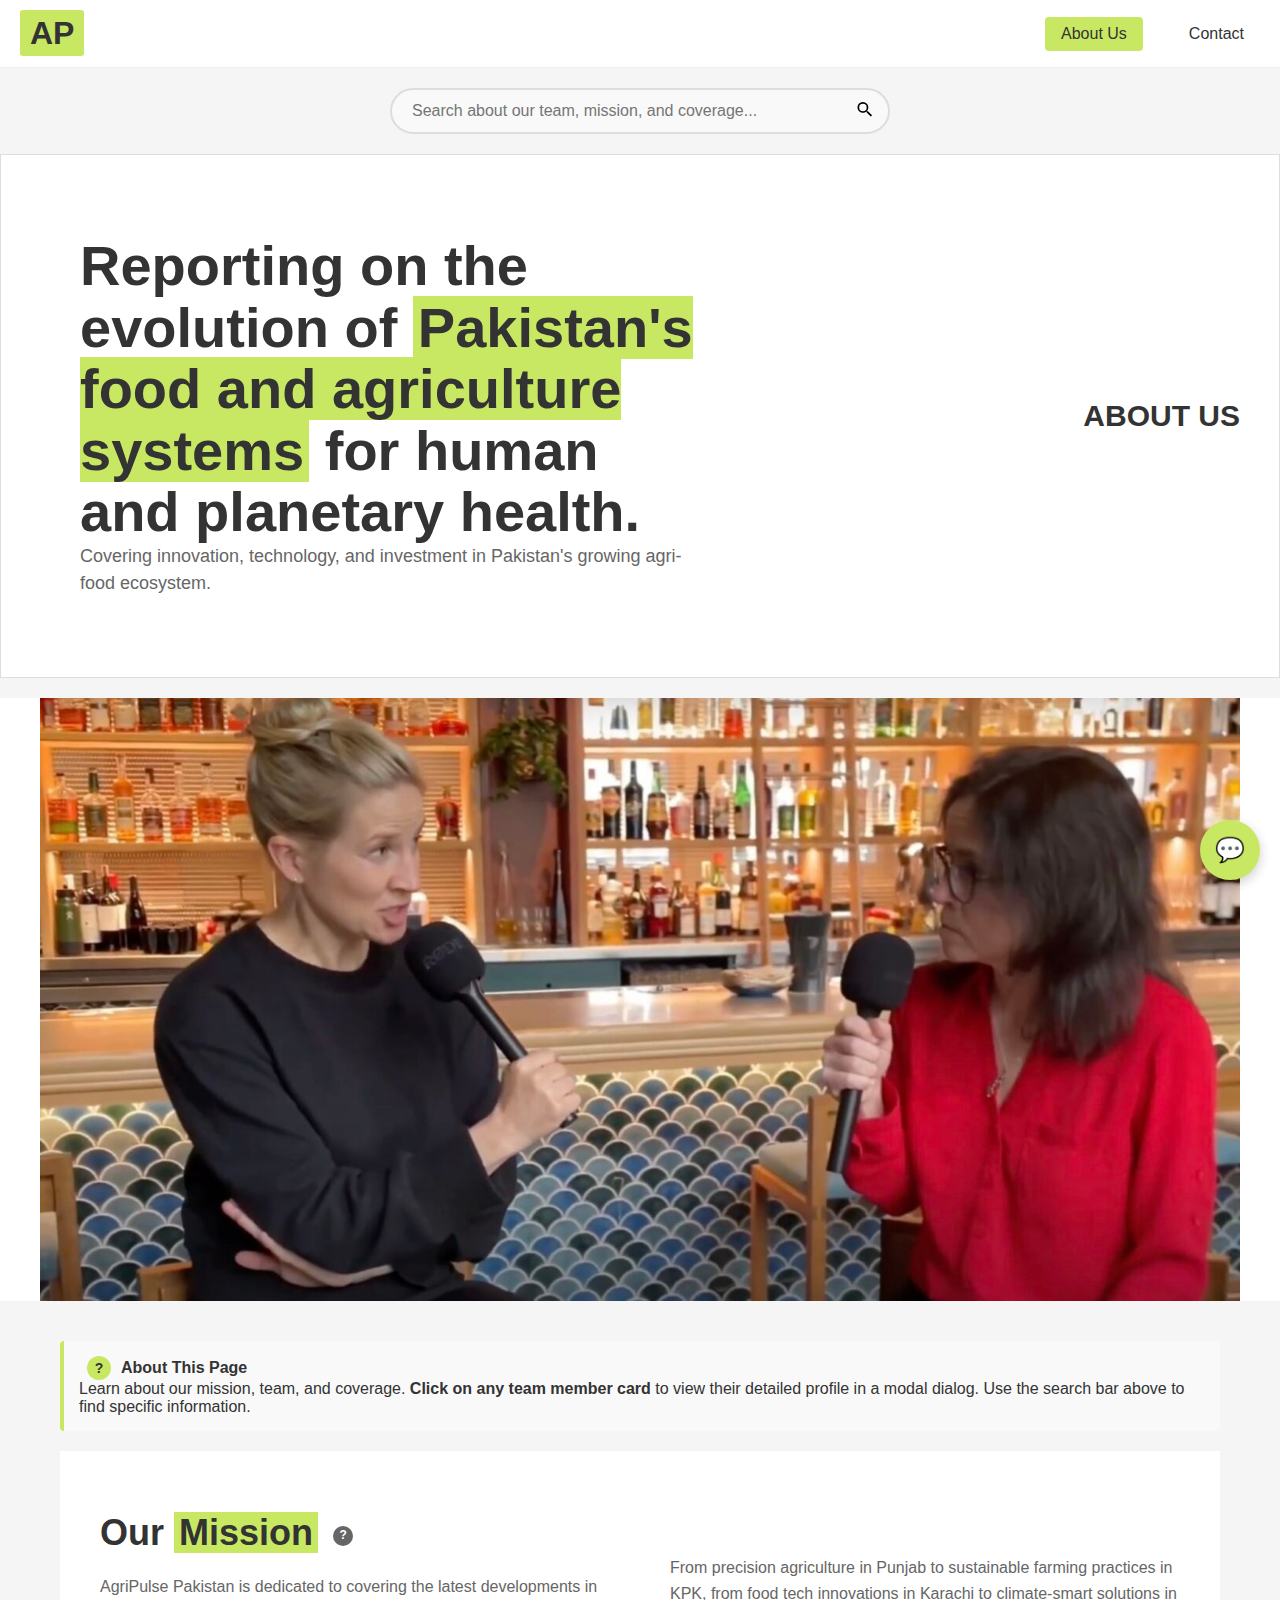
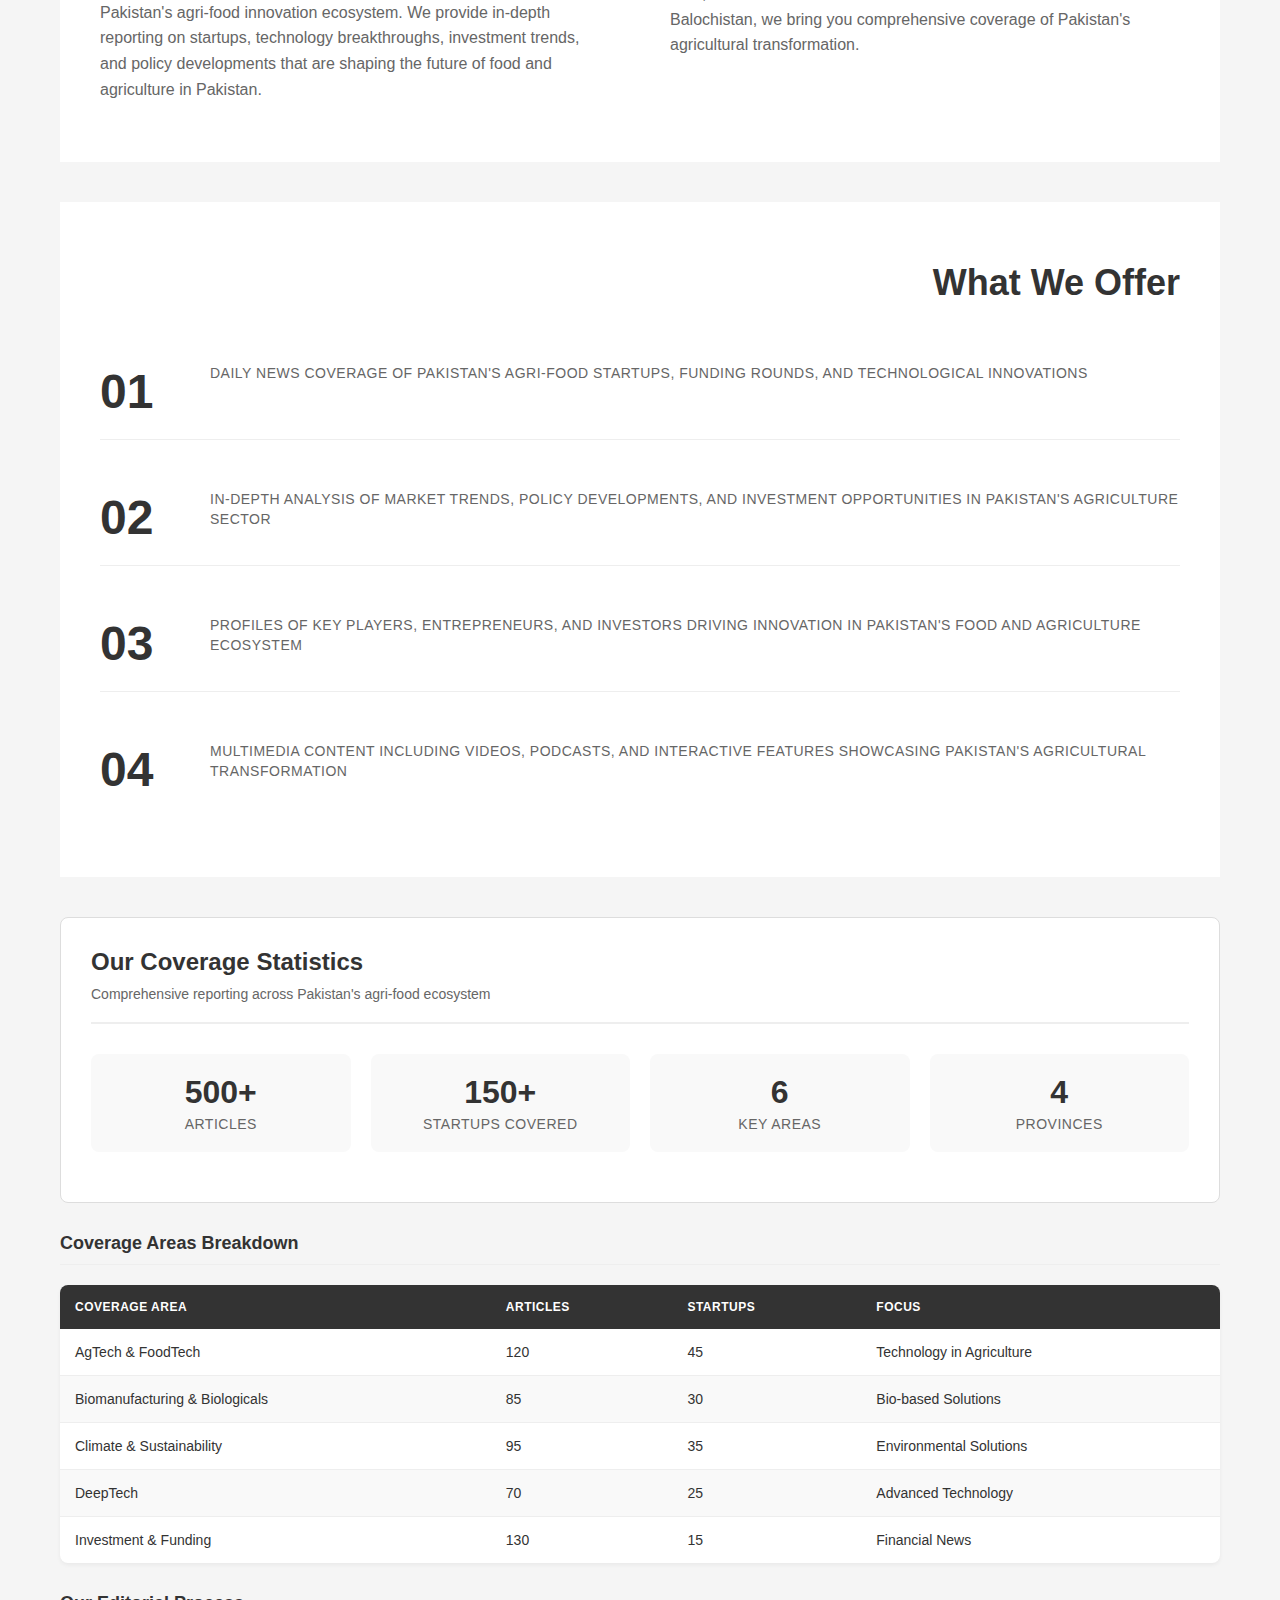
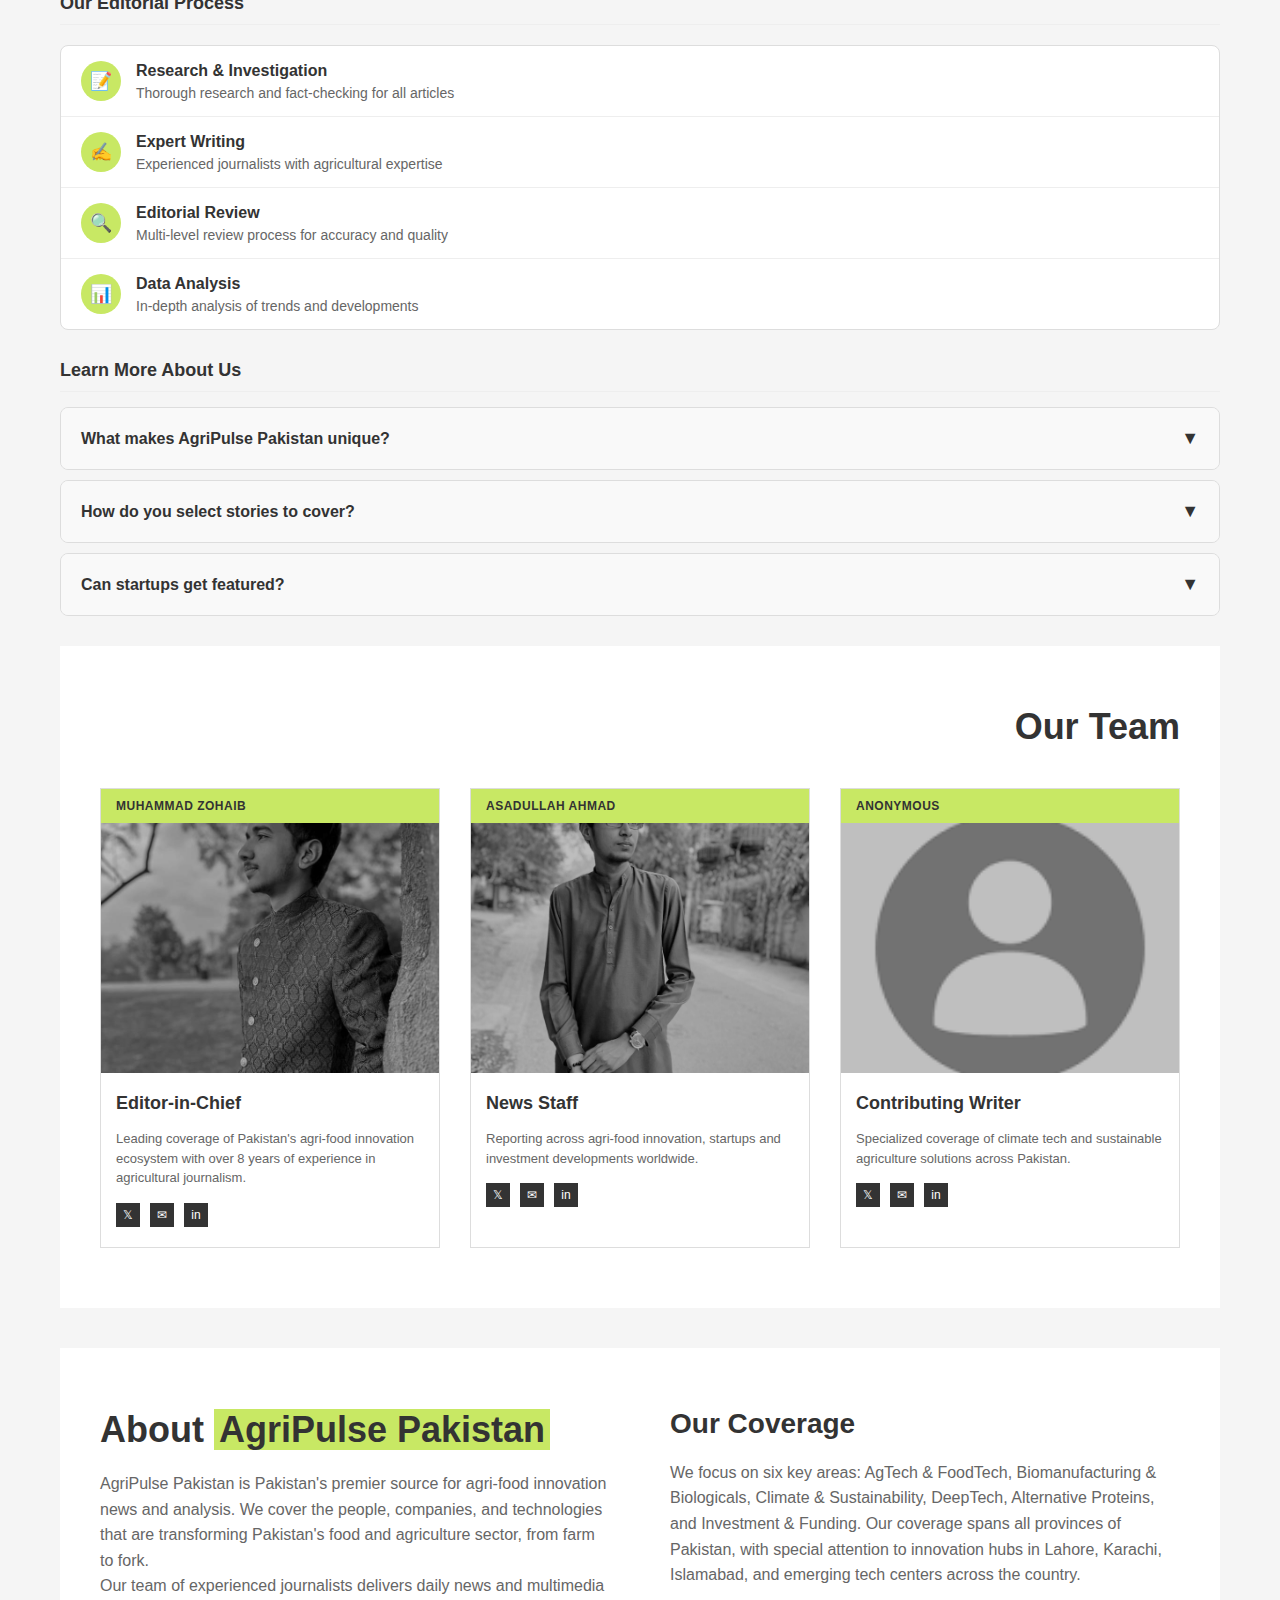
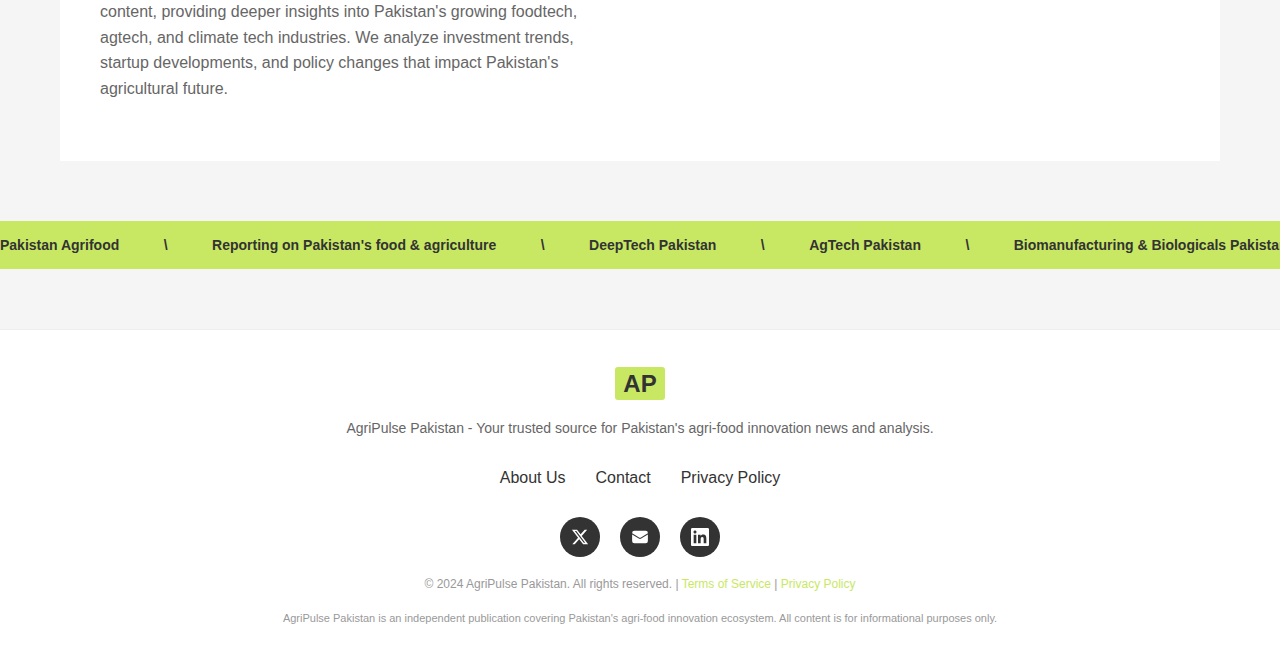
<file: about.html>
<!DOCTYPE html>
<html lang="en">
<head>
    <meta charset="UTF-8">
    <meta name="viewport" content="width=device-width, initial-scale=1.0">
    <title>About Us - AgriPulse Pakistan</title>
    <link rel="stylesheet" href="assets/styles.css">
    <link rel="stylesheet" href="assets/about.css">
    <link rel="stylesheet" href="assets/patterns.css">
</head>
<body>
    <!-- Header -->
    <header class="header" role="banner">
        <div class="logo">
            <span>AP</span>
        </div>
        <nav class="nav-links" role="navigation" aria-label="Main navigation">
            <a href="about.html" class="active">About Us</a>
            <a href="contact.html">Contact</a>
        </nav>
    </header>

    <!-- Search Bar -->
    <div class="search-bar-container">
        <input type="text" class="search-bar-enhanced" placeholder="Search about our team, mission, and coverage...">
        <button class="search-bar-btn" aria-label="Search">
            <svg viewBox="0 0 24 24" width="20" height="20">
                <path d="M15.5 14h-.79l-.28-.27a6.5 6.5 0 10-.71.71l.27.28v.79l5 4.99L20.49 19l-4.99-5zm-6 0A4.5 4.5 0 1114 9.5 4.5 4.5 0 019.5 14z"/>
            </svg>
        </button>
        <div class="search-suggestions"></div>
    </div>

    <!-- Hero Section -->
    <section class="hero-section">
        <div class="hero-inner">
            <div class="hero-content">
                <h1 class="hero-title">Reporting on the evolution of <span class="highlight">Pakistan's food and agriculture systems</span> for human and planetary health.</h1>
                <p class="hero-subtitle">Covering innovation, technology, and investment in Pakistan's growing agri-food ecosystem.</p>
            </div>
            <div class="about-us-label">ABOUT US</div>
        </div>
    </section>

    <!-- Secondary image section -->
    <div class="about-image-section">
        <div class="about-image-inner">
            <img src="assets/images/about.jpeg" alt="About AgriPulse Pakistan">
        </div>
    </div>

    <!-- Main Content -->
    <main class="container" role="main">
        <!-- Help Section -->
        <div class="help-section">
            <h4>
                <span class="help-icon">?</span>
                About This Page
            </h4>
            <p>Learn about our mission, team, and coverage. <strong>Click on any team member card</strong> to view their detailed profile in a modal dialog. Use the search bar above to find specific information.</p>
        </div>

        <!-- Mission Section -->
        <section class="mission-section">
            <div>
                <h2 class="mission-title">Our <span class="highlight">Mission</span>
                    <span class="tooltip-container">
                        <span class="tooltip-icon">?</span>
                        <span class="tooltip">Our mission is to provide comprehensive coverage of Pakistan's agri-food innovation ecosystem</span>
                    </span>
                </h2>
                <p class="mission-description">AgriPulse Pakistan is dedicated to covering the latest developments in Pakistan's agri-food innovation ecosystem. We provide in-depth reporting on startups, technology breakthroughs, investment trends, and policy developments that are shaping the future of food and agriculture in Pakistan.</p>
            </div>
            <div>
                <p class="mission-description">From precision agriculture in Punjab to sustainable farming practices in KPK, from food tech innovations in Karachi to climate-smart solutions in Balochistan, we bring you comprehensive coverage of Pakistan's agricultural transformation.</p>
            </div>
        </section>

        <!-- What We Offer Section -->
        <section class="what-we-offer">
            <h2 class="section-title">What We Offer</h2>
            <div class="offers-list">
                <div class="offer-item">
                    <div class="offer-number">01</div>
                    <div class="offer-description">Daily news coverage of Pakistan's agri-food startups, funding rounds, and technological innovations</div>
                </div>
                <div class="offer-item">
                    <div class="offer-number">02</div>
                    <div class="offer-description">In-depth analysis of market trends, policy developments, and investment opportunities in Pakistan's agriculture sector</div>
                </div>
                <div class="offer-item">
                    <div class="offer-number">03</div>
                    <div class="offer-description">Profiles of key players, entrepreneurs, and investors driving innovation in Pakistan's food and agriculture ecosystem</div>
                </div>
                <div class="offer-item">
                    <div class="offer-number">04</div>
                    <div class="offer-description">Multimedia content including videos, podcasts, and interactive features showcasing Pakistan's agricultural transformation</div>
                </div>
            </div>
        </section>

        <!-- Dashboard Section -->
        <section class="dashboard">
            <div class="dashboard-header">
                <h2 class="dashboard-title">Our Coverage Statistics</h2>
                <p class="dashboard-subtitle">Comprehensive reporting across Pakistan's agri-food ecosystem</p>
            </div>
            <div class="dashboard-grid">
                <div class="dashboard-stat">
                    <div class="dashboard-stat-value">500+</div>
                    <div class="dashboard-stat-label">Articles</div>
                </div>
                <div class="dashboard-stat">
                    <div class="dashboard-stat-value">150+</div>
                    <div class="dashboard-stat-label">Startups Covered</div>
                </div>
                <div class="dashboard-stat">
                    <div class="dashboard-stat-value">6</div>
                    <div class="dashboard-stat-label">Key Areas</div>
                </div>
                <div class="dashboard-stat">
                    <div class="dashboard-stat-value">4</div>
                    <div class="dashboard-stat-label">Provinces</div>
                </div>
            </div>
        </section>

        <!-- Tables Section -->
        <section class="dashboard-section">
            <h3 class="dashboard-section-title">Coverage Areas Breakdown</h3>
            <div class="data-table-container">
                <table class="data-table data-table-striped">
                    <thead>
                        <tr>
                            <th>Coverage Area</th>
                            <th>Articles</th>
                            <th>Startups</th>
                            <th>Focus</th>
                        </tr>
                    </thead>
                    <tbody>
                        <tr>
                            <td>AgTech & FoodTech</td>
                            <td>120</td>
                            <td>45</td>
                            <td>Technology in Agriculture</td>
                        </tr>
                        <tr>
                            <td>Biomanufacturing & Biologicals</td>
                            <td>85</td>
                            <td>30</td>
                            <td>Bio-based Solutions</td>
                        </tr>
                        <tr>
                            <td>Climate & Sustainability</td>
                            <td>95</td>
                            <td>35</td>
                            <td>Environmental Solutions</td>
                        </tr>
                        <tr>
                            <td>DeepTech</td>
                            <td>70</td>
                            <td>25</td>
                            <td>Advanced Technology</td>
                        </tr>
                        <tr>
                            <td>Investment & Funding</td>
                            <td>130</td>
                            <td>15</td>
                            <td>Financial News</td>
                        </tr>
                    </tbody>
                </table>
            </div>
        </section>

        <!-- Lists Section -->
        <section class="dashboard-section">
            <h3 class="dashboard-section-title">Our Editorial Process</h3>
            <div class="data-list">
                <div class="data-list-item">
                    <div class="data-list-item-icon">📝</div>
                    <div class="data-list-item-content">
                        <div class="data-list-item-title">Research & Investigation</div>
                        <div class="data-list-item-description">Thorough research and fact-checking for all articles</div>
                    </div>
                </div>
                <div class="data-list-item">
                    <div class="data-list-item-icon">✍️</div>
                    <div class="data-list-item-content">
                        <div class="data-list-item-title">Expert Writing</div>
                        <div class="data-list-item-description">Experienced journalists with agricultural expertise</div>
                    </div>
                </div>
                <div class="data-list-item">
                    <div class="data-list-item-icon">🔍</div>
                    <div class="data-list-item-content">
                        <div class="data-list-item-title">Editorial Review</div>
                        <div class="data-list-item-description">Multi-level review process for accuracy and quality</div>
                    </div>
                </div>
                <div class="data-list-item">
                    <div class="data-list-item-icon">📊</div>
                    <div class="data-list-item-content">
                        <div class="data-list-item-title">Data Analysis</div>
                        <div class="data-list-item-description">In-depth analysis of trends and developments</div>
                    </div>
                </div>
            </div>
        </section>

        <!-- Accordions Section -->
        <section class="dashboard-section">
            <h3 class="dashboard-section-title">Learn More About Us</h3>
            <div class="data-accordion-container">
                <div class="data-accordion">
                    <div class="data-accordion-header">
                        <h4 class="data-accordion-title">What makes AgriPulse Pakistan unique?</h4>
                        <span class="data-accordion-icon">▼</span>
                    </div>
                    <div class="data-accordion-content">
                        <div class="data-accordion-body">
                            <p>We are Pakistan's premier source for agri-food innovation news, with dedicated coverage of startups, technology, and investment specifically focused on Pakistan's agricultural sector. Our team combines journalistic excellence with deep knowledge of the agri-food ecosystem.</p>
                        </div>
                    </div>
                </div>
                <div class="data-accordion">
                    <div class="data-accordion-header">
                        <h4 class="data-accordion-title">How do you select stories to cover?</h4>
                        <span class="data-accordion-icon">▼</span>
                    </div>
                    <div class="data-accordion-content">
                        <div class="data-accordion-body">
                            <p>We focus on stories that highlight innovation, technology breakthroughs, significant funding rounds, policy developments, and impactful solutions that are transforming Pakistan's food and agriculture sector.</p>
                        </div>
                    </div>
                </div>
                <div class="data-accordion">
                    <div class="data-accordion-header">
                        <h4 class="data-accordion-title">Can startups get featured?</h4>
                        <span class="data-accordion-icon">▼</span>
                    </div>
                    <div class="data-accordion-content">
                        <div class="data-accordion-body">
                            <p>Yes! Startups can submit news tips, funding announcements, or product launches. We review all submissions and feature stories that align with our editorial focus on innovation in Pakistan's agri-food sector.</p>
                        </div>
                    </div>
                </div>
            </div>
        </section>

        <!-- Staff Section -->
        <section class="staff-section">
            <h2 class="staff-title">Our Team</h2>
            <div class="staff-grid">
                <div class="staff-member" onclick="openArticleModal('modal-staff-1')" style="cursor: pointer;">
                    <div class="staff-name">MUHAMMAD ZOHAIB</div>
                    <div class="staff-image" style="background-image: url('assets/images/zohaib.jpg')"></div>
                    <div class="staff-info">
                        <h3 class="staff-role">Editor-in-Chief</h3>
                        <p class="staff-bio">Leading coverage of Pakistan's agri-food innovation ecosystem with over 8 years of experience in agricultural journalism.</p>
                        <div class="staff-social">
                            <a href="#" class="social-icon">𝕏</a>
                            <a href="#" class="social-icon">✉</a>
                            <a href="#" class="social-icon">in</a>
                        </div>
                    </div>
                </div>
                <div class="staff-member" onclick="openArticleModal('modal-staff-2')" style="cursor: pointer;">
                    <div class="staff-name">ASADULLAH AHMAD</div>
                    <div class="staff-image" style="background-image: url('assets/images/asadullah.jpg')"></div>
                    <div class="staff-info">
                        <h3 class="staff-role">News Staff</h3>
                        <p class="staff-bio">Reporting across agri-food innovation, startups and investment developments worldwide.</p>
                        <div class="staff-social">
                            <a href="#" class="social-icon">𝕏</a>
                            <a href="#" class="social-icon">✉</a>
                            <a href="#" class="social-icon">in</a>
                        </div>
                    </div>
                </div>
                <div class="staff-member" onclick="openArticleModal('modal-staff-3')" style="cursor: pointer;">
                    <div class="staff-name">ANONYMOUS</div>
                    <div class="staff-image" style="background-image: url('assets/images/anonymous.jpg')"></div>
                    <div class="staff-info">
                        <h3 class="staff-role">Contributing Writer</h3>
                        <p class="staff-bio">Specialized coverage of climate tech and sustainable agriculture solutions across Pakistan.</p>
                        <div class="staff-social">
                            <a href="#" class="social-icon">𝕏</a>
                            <a href="#" class="social-icon">✉</a>
                            <a href="#" class="social-icon">in</a>
                        </div>
                    </div>
                </div>
            </div>
        </section>

        <!-- AgFunder Info Section -->
        <section class="agfunder-info">
            <div>
                <h2 class="agfunder-title">About <span class="highlight">AgriPulse Pakistan</span></h2>
                <p class="agfunder-description">AgriPulse Pakistan is Pakistan's premier source for agri-food innovation news and analysis. We cover the people, companies, and technologies that are transforming Pakistan's food and agriculture sector, from farm to fork.</p>
                <p class="agfunder-description">Our team of experienced journalists delivers daily news and multimedia content, providing deeper insights into Pakistan's growing foodtech, agtech, and climate tech industries. We analyze investment trends, startup developments, and policy changes that impact Pakistan's agricultural future.</p>
            </div>
            <div>
                <h3 class="vc-info-title">Our Coverage</h3>
                <p class="vc-info-description">We focus on six key areas: AgTech & FoodTech, Biomanufacturing & Biologicals, Climate & Sustainability, DeepTech, Alternative Proteins, and Investment & Funding. Our coverage spans all provinces of Pakistan, with special attention to innovation hubs in Lahore, Karachi, Islamabad, and emerging tech centers across the country.</p>
            </div>
        </section>
    </main>

    <!-- Ticker Strip -->
    <div class="ticker-strip" aria-label="Latest highlights ticker">
        <div class="ticker-track">
            <span class="ticker-item">Pakistan Agrifood</span>
            <span class="ticker-sep">\</span>
            <span class="ticker-item">Reporting on Pakistan's food & agriculture</span>
            <span class="ticker-sep">\</span>
            <span class="ticker-item">DeepTech Pakistan</span>
            <span class="ticker-sep">\</span>
            <span class="ticker-item">AgTech Pakistan</span>
            <span class="ticker-sep">\</span>
            <span class="ticker-item">Biomanufacturing & Biologicals Pakistan</span>
            <span class="ticker-sep">\</span>
            <span class="ticker-item">Climate & Sustainability Pakistan</span>
            <span class="ticker-sep">\</span>
            <span class="ticker-item">FoodTech Pakistan</span>
            <span class="ticker-sep">\</span>
            <span class="ticker-item">Investing in Pakistan</span>
            <span class="ticker-sep">\</span>
            <span class="ticker-item">Punjab</span>
            <span class="ticker-sep">\</span>
            <span class="ticker-item">Sindh</span>
        </div>
    </div>

    <!-- Footer -->
    <footer class="about-footer" role="contentinfo">
        <div class="about-footer-content">
            <div class="about-footer-logo">
                <span>AP</span>
            </div>
            <p class="about-footer-description">AgriPulse Pakistan - Your trusted source for Pakistan's agri-food innovation news and analysis.</p>
            
            <div class="about-footer-links">
                <a href="about.html">About Us</a>
                <a href="contact.html">Contact</a>
                <a href="#" onclick="openArticleModal('modal-privacy-policy'); return false;">Privacy Policy</a>
            </div>

            <div class="about-social-links">
                <a href="#" aria-label="Twitter">
                    <svg viewBox="0 0 24 24" role="img" aria-hidden="true">
                        <path d="M18.244 2.25h3.308l-7.227 8.26 8.502 11.24H16.17l-5.214-6.817L4.99 21.75H1.68l7.73-8.835L1.254 2.25H8.08l4.713 6.231zm-1.161 17.52h1.833L7.084 4.126H5.117z"/>
                    </svg>
                </a>
                <a href="#" aria-label="Email">
                    <svg viewBox="0 0 24 24" role="img" aria-hidden="true">
                        <path d="M1.5 8.67v8.58a3 3 0 003 3h15a3 3 0 003-3V8.67l-8.928 5.493a3 3 0 01-3.144 0L1.5 8.67z"/>
                        <path d="M22.5 6.908V6.75a3 3 0 00-3-3h-15a3 3 0 00-3 3v.158l9.714 5.978a1.5 1.5 0 001.572 0L22.5 6.908z"/>
                    </svg>
                </a>
                <a href="#" aria-label="LinkedIn">
                    <svg viewBox="0 0 24 24" role="img" aria-hidden="true">
                        <path d="M20.447 20.452h-3.554v-5.569c0-1.328-.027-3.037-1.852-3.037-1.853 0-2.136 1.445-2.136 2.939v5.667H9.351V9h3.414v1.561h.046c.477-.9 1.637-1.85 3.37-1.85 3.601 0 4.267 2.37 4.267 5.455v6.286zM5.337 7.433c-1.144 0-2.063-.926-2.063-2.065 0-1.138.92-2.063 2.063-2.063 1.14 0 2.064.925 2.064 2.063 0 1.139-.925 2.065-2.064 2.065zm1.782 13.019H3.555V9h3.564v11.452zM22.225 0H1.771C.792 0 0 .774 0 1.729v20.542C0 23.227.792 24 1.771 24h20.451C23.2 24 24 23.227 24 22.271V1.729C24 .774 23.2 0 22.222 0h.003z"/>
                    </svg>
                </a>
            </div>

            <div class="about-footer-terms">
                <p>© 2024 AgriPulse Pakistan. All rights reserved. | <a href="#">Terms of Service</a> | <a href="#">Privacy Policy</a></p>
            </div>

            <div class="about-disclaimer">
                <p>AgriPulse Pakistan is an independent publication covering Pakistan's agri-food innovation ecosystem. All content is for informational purposes only.</p>
            </div>
        </div>
    </footer>

    <!-- Modal Dialogs for Staff Members -->
    <div id="modal-staff-1" class="modal-overlay">
        <div class="modal-dialog">
            <div class="modal-header">
                <h2 class="modal-title">MUHAMMAD ZOHAIB - Editor-in-Chief</h2>
                <button class="modal-close" aria-label="Close">&times;</button>
            </div>
            <div class="modal-body">
                <div class="modal-image" style="background-image: url('assets/images/zohaib.jpg'); height: 300px; margin-bottom: 20px;"></div>
                <div class="modal-content">
                    <h3 style="color: #333; margin-bottom: 15px;">Editor-in-Chief</h3>
                    <p><strong>Experience:</strong> 8+ years in agricultural journalism</p>
                    <p><strong>Expertise:</strong> Leading coverage of Pakistan's agri-food innovation ecosystem, startup reporting, investment analysis</p>
                    <p><strong>Background:</strong> Muhammad Zohaib brings extensive experience in agricultural journalism, having covered the transformation of Pakistan's food and agriculture sector for over 8 years. He has a deep understanding of the agri-tech landscape, from precision farming to sustainable agriculture solutions.</p>
                    <p><strong>Notable Work:</strong> Has written extensively on climate-smart agriculture, agri-tech startups, and policy developments affecting Pakistan's agricultural sector. His reporting has been instrumental in highlighting innovation across Punjab, Sindh, KPK, and Balochistan.</p>
                    <div style="margin-top: 20px; padding-top: 20px; border-top: 1px solid #eee;">
                        <strong>Contact:</strong>
                        <div style="margin-top: 10px;">
                            <a href="mailto:zohaib@agripulse.pk" style="color: #333; text-decoration: none;">✉ zohaib@agripulse.pk</a>
                        </div>
                    </div>
                </div>
            </div>
        </div>
    </div>

    <div id="modal-staff-2" class="modal-overlay">
        <div class="modal-dialog">
            <div class="modal-header">
                <h2 class="modal-title">ASADULLAH AHMAD - News Staff</h2>
                <button class="modal-close" aria-label="Close">&times;</button>
            </div>
            <div class="modal-body">
                <div class="modal-image" style="background-image: url('assets/images/asadullah.jpg'); height: 300px; margin-bottom: 20px;"></div>
                <div class="modal-content">
                    <h3 style="color: #333; margin-bottom: 15px;">News Staff</h3>
                    <p><strong>Expertise:</strong> Reporting across agri-food innovation, startups and investment developments worldwide</p>
                    <p><strong>Background:</strong> Asadullah Ahmad is a dedicated news reporter covering the global agri-food innovation landscape. His reporting focuses on startup developments, funding rounds, and technological breakthroughs that impact Pakistan's agricultural sector.</p>
                    <p><strong>Coverage Areas:</strong> FoodTech innovations, AgTech startups, investment trends, international agricultural developments, and their relevance to Pakistan's market.</p>
                    <p><strong>Notable Work:</strong> Has covered major funding rounds, startup launches, and technology partnerships in the agri-food space, providing readers with timely and relevant news.</p>
                    <div style="margin-top: 20px; padding-top: 20px; border-top: 1px solid #eee;">
                        <strong>Contact:</strong>
                        <div style="margin-top: 10px;">
                            <a href="mailto:asadullah@agripulse.pk" style="color: #333; text-decoration: none;">✉ asadullah@agripulse.pk</a>
                        </div>
                    </div>
                </div>
            </div>
        </div>
    </div>

    <div id="modal-staff-3" class="modal-overlay">
        <div class="modal-dialog">
            <div class="modal-header">
                <h2 class="modal-title">ANONYMOUS - Contributing Writer</h2>
                <button class="modal-close" aria-label="Close">&times;</button>
            </div>
            <div class="modal-body">
                <div class="modal-image" style="background-image: url('assets/images/anonymous.jpg'); height: 300px; margin-bottom: 20px;"></div>
                <div class="modal-content">
                    <h3 style="color: #333; margin-bottom: 15px;">Contributing Writer</h3>
                    <p><strong>Expertise:</strong> Specialized coverage of climate tech and sustainable agriculture solutions across Pakistan</p>
                    <p><strong>Background:</strong> Our contributing writer brings specialized knowledge in climate technology and sustainable agriculture practices. They focus on solutions that address environmental challenges while improving agricultural productivity.</p>
                    <p><strong>Coverage Areas:</strong> Climate-smart agriculture, renewable energy in farming, water conservation technologies, sustainable farming practices, carbon farming, and environmental policy.</p>
                    <p><strong>Notable Work:</strong> Has written extensively on climate adaptation strategies for Pakistani farmers, sustainable irrigation systems, and the intersection of technology and environmental conservation in agriculture.</p>
                    <div style="margin-top: 20px; padding-top: 20px; border-top: 1px solid #eee;">
                        <strong>Contact:</strong>
                        <div style="margin-top: 10px;">
                            <a href="mailto:contributor@agripulse.pk" style="color: #333; text-decoration: none;">✉ contributor@agripulse.pk</a>
                        </div>
                    </div>
                </div>
            </div>
        </div>
    </div>

    <!-- Privacy Policy Modal -->
    <div id="modal-privacy-policy" class="modal-overlay">
        <div class="modal-dialog">
            <div class="modal-header">
                <h2 class="modal-title">Privacy Policy</h2>
                <button class="modal-close" aria-label="Close">&times;</button>
            </div>
            <div class="modal-body">
                <div class="modal-content">
                    <h3 style="color: #333; margin-bottom: 15px;">AgriPulse Pakistan Privacy Policy</h3>
                    <p><strong>Last Updated:</strong> 2024</p>
                    
                    <h4 style="color: #333; margin-top: 20px; margin-bottom: 10px;">Information We Collect</h4>
                    <p>We collect information that you provide directly to us, including:</p>
                    <ul style="margin-left: 20px; margin-top: 10px;">
                        <li>Name and contact information when you subscribe to our newsletter</li>
                        <li>Information provided when you contact us through our contact form</li>
                        <li>Usage data and analytics to improve our website</li>
                    </ul>

                    <h4 style="color: #333; margin-top: 20px; margin-bottom: 10px;">How We Use Your Information</h4>
                    <p>We use the information we collect to:</p>
                    <ul style="margin-left: 20px; margin-top: 10px;">
                        <li>Send you newsletters and updates about agri-food innovation</li>
                        <li>Respond to your inquiries and requests</li>
                        <li>Improve our website and services</li>
                        <li>Analyze website usage and trends</li>
                    </ul>

                    <h4 style="color: #333; margin-top: 20px; margin-bottom: 10px;">Data Protection</h4>
                    <p>We implement appropriate security measures to protect your personal information. However, no method of transmission over the internet is 100% secure.</p>

                    <h4 style="color: #333; margin-top: 20px; margin-bottom: 10px;">Your Rights</h4>
                    <p>You have the right to:</p>
                    <ul style="margin-left: 20px; margin-top: 10px;">
                        <li>Access your personal information</li>
                        <li>Request correction of inaccurate data</li>
                        <li>Request deletion of your data</li>
                        <li>Unsubscribe from our newsletter at any time</li>
                    </ul>

                    <p style="margin-top: 20px;"><strong>Contact Us:</strong> For questions about this privacy policy, please contact us at <a href="mailto:info@agripulse.pk" style="color: #333;">info@agripulse.pk</a></p>
                </div>
            </div>
        </div>
    </div>

    <!-- Onboarding Tutorial -->
    <div class="onboarding-overlay">
        <div class="onboarding-tutorial">
            <button class="onboarding-close" aria-label="Close">&times;</button>
            <h3>Welcome to About Us! 👋</h3>
            <p>Here's what you can do on this page:</p>
            <ul>
                <li><strong>Click team member cards</strong> to see detailed profiles</li>
                <li><strong>Use the search bar</strong> to find specific information</li>
                <li><strong>Read about our mission</strong> and coverage areas</li>
                <li><strong>Chat with our bot</strong> for questions (bottom right)</li>
            </ul>
            <div class="onboarding-actions">
                <button class="onboarding-btn onboarding-btn-secondary onboarding-skip">Skip</button>
                <button class="onboarding-btn onboarding-btn-primary onboarding-next">Got it!</button>
            </div>
        </div>
        <div class="onboarding-indicator">
            <span class="onboarding-dot active"></span>
        </div>
    </div>

    <!-- Chatbot -->
    <div class="chatbot-container">
        <button class="chatbot-button" aria-label="Open chatbot">
            💬
            <span class="chatbot-notification" style="display: none;">1</span>
        </button>
        <div class="chatbot-window">
            <div class="chatbot-header">
                <h3>AgriPulse Assistant</h3>
                <button class="chatbot-close" aria-label="Close">&times;</button>
            </div>
            <div class="chatbot-messages">
                <div class="chatbot-message bot">
                    <div class="chatbot-message-content">Hello! I can help you learn about AgriPulse Pakistan, our team, and our mission. What would you like to know?</div>
                </div>
            </div>
            <div class="chatbot-quick-replies">
                <div class="chatbot-quick-reply">Our Mission</div>
                <div class="chatbot-quick-reply">Team Members</div>
                <div class="chatbot-quick-reply">Contact</div>
            </div>
            <div class="chatbot-input-container">
                <input type="text" class="chatbot-input" placeholder="Type your message...">
                <button class="chatbot-send" aria-label="Send">➤</button>
            </div>
        </div>
    </div>

    <script src="assets/patterns.js"></script>
    <script>
        function openArticleModal(modalId) {
            window.ModalDialog.open(modalId);
        }
    </script>
</body>
</html>
</file>
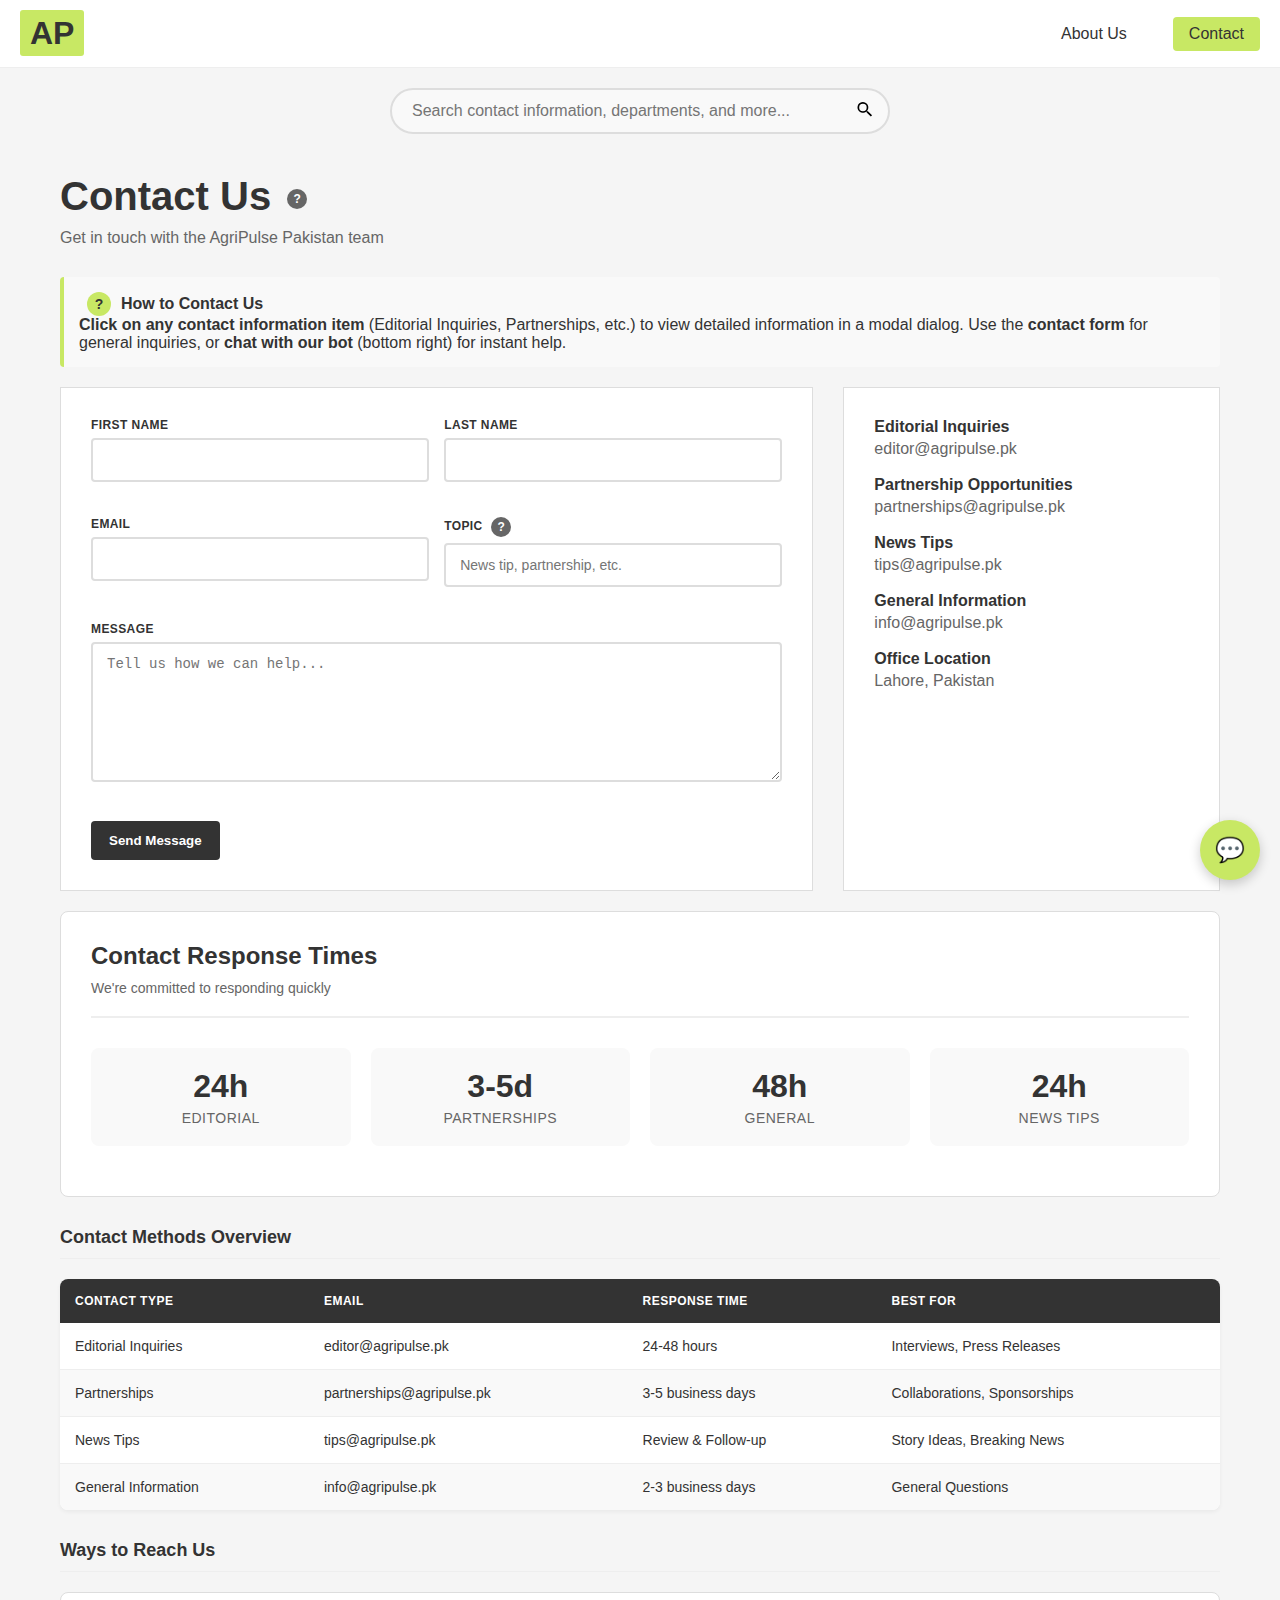
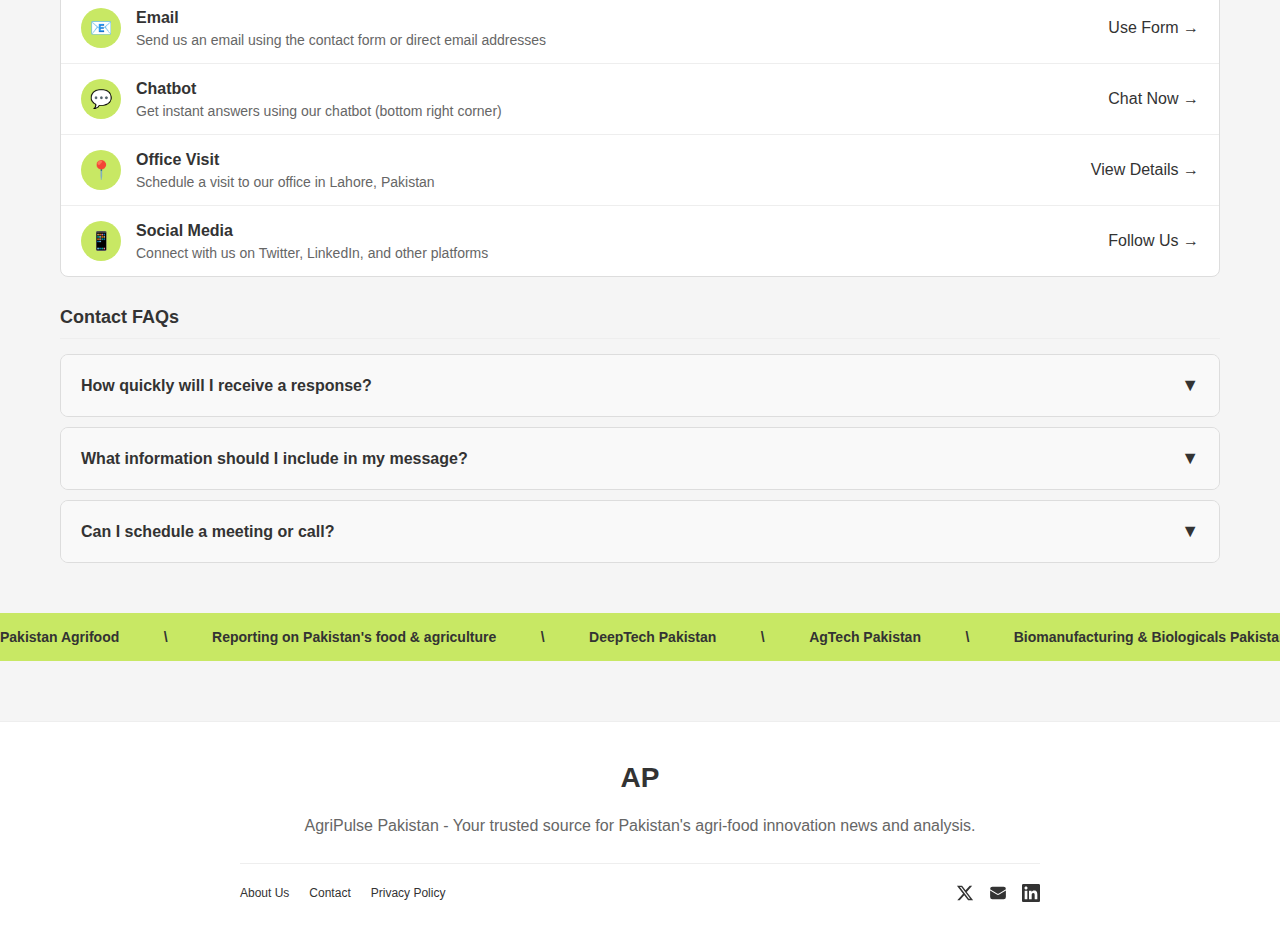
<file: contact.html>
<!DOCTYPE html>
<html lang="en">
<head>
    <meta charset="UTF-8">
    <meta name="viewport" content="width=device-width, initial-scale=1.0">
    <title>Contact - AgriPulse Pakistan</title>
    <link rel="stylesheet" href="assets/styles.css">
    <link rel="stylesheet" href="assets/contact.css">
    <link rel="stylesheet" href="assets/patterns.css">
</head>
<body>
    <header class="header" role="banner">
        <div class="logo"><span>AP</span></div>
        <nav class="nav-links" role="navigation" aria-label="Main navigation">
            <a href="about.html">About Us</a>
            <a href="contact.html" class="active">Contact</a>
        </nav>
    </header>

    <!-- Search Bar -->
    <div class="search-bar-container">
        <input type="text" class="search-bar-enhanced" placeholder="Search contact information, departments, and more...">
        <button class="search-bar-btn" aria-label="Search">
            <svg viewBox="0 0 24 24" width="20" height="20">
                <path d="M15.5 14h-.79l-.28-.27a6.5 6.5 0 10-.71.71l.27.28v.79l5 4.99L20.49 19l-4.99-5zm-6 0A4.5 4.5 0 1114 9.5 4.5 4.5 0 019.5 14z"/>
            </svg>
        </button>
        <div class="search-suggestions"></div>
    </div>

    <main class="container" role="main">
        <h1 class="page-title">Contact Us
            <span class="tooltip-container">
                <span class="tooltip-icon">?</span>
                <span class="tooltip">Click on any contact information item to see more details in a modal dialog</span>
            </span>
        </h1>
        <p class="page-subtitle">Get in touch with the AgriPulse Pakistan team</p>

        <!-- Help Section -->
        <div class="help-section">
            <h4>
                <span class="help-icon">?</span>
                How to Contact Us
            </h4>
            <p><strong>Click on any contact information item</strong> (Editorial Inquiries, Partnerships, etc.) to view detailed information in a modal dialog. Use the <strong>contact form</strong> for general inquiries, or <strong>chat with our bot</strong> (bottom right) for instant help.</p>
        </div>

        <div class="contact-grid">
            <div class="card">
                <form id="contactForm">
                    <div class="form-row">
                        <div class="form-group">
                            <label for="firstName">First Name</label>
                            <input type="text" id="firstName" name="firstName" required>
                            <span class="error-icon">✕</span>
                            <span class="success-icon">✓</span>
                            <div class="error-message"></div>
                        </div>
                        <div class="form-group">
                            <label for="lastName">Last Name</label>
                            <input type="text" id="lastName" name="lastName" required>
                            <span class="error-icon">✕</span>
                            <span class="success-icon">✓</span>
                            <div class="error-message"></div>
                        </div>
                    </div>
                    <div class="form-row">
                        <div class="form-group">
                            <label for="email">Email</label>
                            <input type="email" id="email" name="email" required>
                            <span class="error-icon">✕</span>
                            <span class="success-icon">✓</span>
                            <div class="error-message"></div>
                        </div>
                        <div class="form-group">
                            <label for="topic">Topic
                                <span class="tooltip-container">
                                    <span class="tooltip-icon">?</span>
                                    <span class="tooltip">Select the purpose of your inquiry (e.g., News tip, Partnership, General inquiry)</span>
                                </span>
                            </label>
                            <input type="text" id="topic" name="topic" placeholder="News tip, partnership, etc.">
                        </div>
                    </div>
                    <div class="form-row single">
                        <div class="form-group">
                            <label for="message">Message</label>
                            <textarea id="message" name="message" placeholder="Tell us how we can help..." required></textarea>
                            <span class="error-icon">✕</span>
                            <span class="success-icon">✓</span>
                            <div class="error-message"></div>
                        </div>
                    </div>
                    <button type="submit" class="submit-btn">Send Message</button>
                </form>
            </div>

            <div class="card">
                <div class="info-item" onclick="openArticleModal('modal-contact-1')" style="cursor: pointer;">
                    <div class="info-title">Editorial Inquiries</div>
                    <div class="info-text">editor@agripulse.pk</div>
                </div>
                <div class="info-item" onclick="openArticleModal('modal-contact-2')" style="cursor: pointer;">
                    <div class="info-title">Partnership Opportunities</div>
                    <div class="info-text">partnerships@agripulse.pk</div>
                </div>
                <div class="info-item" onclick="openArticleModal('modal-contact-3')" style="cursor: pointer;">
                    <div class="info-title">News Tips</div>
                    <div class="info-text">tips@agripulse.pk</div>
                </div>
                <div class="info-item" onclick="openArticleModal('modal-contact-4')" style="cursor: pointer;">
                    <div class="info-title">General Information</div>
                    <div class="info-text">info@agripulse.pk</div>
                </div>
                <div class="info-item" onclick="openArticleModal('modal-contact-5')" style="cursor: pointer;">
                    <div class="info-title">Office Location</div>
                    <div class="info-text">Lahore, Pakistan</div>
                </div>
            </div>
        </div>

        <!-- Dashboard Section -->
        <section class="dashboard">
            <div class="dashboard-header">
                <h3 class="dashboard-title">Contact Response Times</h3>
                <p class="dashboard-subtitle">We're committed to responding quickly</p>
            </div>
            <div class="dashboard-grid">
                <div class="dashboard-stat">
                    <div class="dashboard-stat-value">24h</div>
                    <div class="dashboard-stat-label">Editorial</div>
                </div>
                <div class="dashboard-stat">
                    <div class="dashboard-stat-value">3-5d</div>
                    <div class="dashboard-stat-label">Partnerships</div>
                </div>
                <div class="dashboard-stat">
                    <div class="dashboard-stat-value">48h</div>
                    <div class="dashboard-stat-label">General</div>
                </div>
                <div class="dashboard-stat">
                    <div class="dashboard-stat-value">24h</div>
                    <div class="dashboard-stat-label">News Tips</div>
                </div>
            </div>
        </section>

        <!-- Tables Section -->
        <section class="dashboard-section">
            <h3 class="dashboard-section-title">Contact Methods Overview</h3>
            <div class="data-table-container">
                <table class="data-table data-table-striped">
                    <thead>
                        <tr>
                            <th>Contact Type</th>
                            <th>Email</th>
                            <th>Response Time</th>
                            <th>Best For</th>
                        </tr>
                    </thead>
                    <tbody>
                        <tr>
                            <td>Editorial Inquiries</td>
                            <td>editor@agripulse.pk</td>
                            <td>24-48 hours</td>
                            <td>Interviews, Press Releases</td>
                        </tr>
                        <tr>
                            <td>Partnerships</td>
                            <td>partnerships@agripulse.pk</td>
                            <td>3-5 business days</td>
                            <td>Collaborations, Sponsorships</td>
                        </tr>
                        <tr>
                            <td>News Tips</td>
                            <td>tips@agripulse.pk</td>
                            <td>Review & Follow-up</td>
                            <td>Story Ideas, Breaking News</td>
                        </tr>
                        <tr>
                            <td>General Information</td>
                            <td>info@agripulse.pk</td>
                            <td>2-3 business days</td>
                            <td>General Questions</td>
                        </tr>
                    </tbody>
                </table>
            </div>
        </section>

        <!-- Lists Section -->
        <section class="dashboard-section">
            <h3 class="dashboard-section-title">Ways to Reach Us</h3>
            <div class="data-list">
                <div class="data-list-item">
                    <div class="data-list-item-icon">📧</div>
                    <div class="data-list-item-content">
                        <div class="data-list-item-title">Email</div>
                        <div class="data-list-item-description">Send us an email using the contact form or direct email addresses</div>
                    </div>
                    <a href="#contactForm" class="data-list-item-action">Use Form →</a>
                </div>
                <div class="data-list-item">
                    <div class="data-list-item-icon">💬</div>
                    <div class="data-list-item-content">
                        <div class="data-list-item-title">Chatbot</div>
                        <div class="data-list-item-description">Get instant answers using our chatbot (bottom right corner)</div>
                    </div>
                    <a href="#" class="data-list-item-action">Chat Now →</a>
                </div>
                <div class="data-list-item">
                    <div class="data-list-item-icon">📍</div>
                    <div class="data-list-item-content">
                        <div class="data-list-item-title">Office Visit</div>
                        <div class="data-list-item-description">Schedule a visit to our office in Lahore, Pakistan</div>
                    </div>
                    <a href="#" onclick="openArticleModal('modal-contact-5'); return false;" class="data-list-item-action">View Details →</a>
                </div>
                <div class="data-list-item">
                    <div class="data-list-item-icon">📱</div>
                    <div class="data-list-item-content">
                        <div class="data-list-item-title">Social Media</div>
                        <div class="data-list-item-description">Connect with us on Twitter, LinkedIn, and other platforms</div>
                    </div>
                    <a href="#" class="data-list-item-action">Follow Us →</a>
                </div>
            </div>
        </section>

        <!-- Accordions Section -->
        <section class="dashboard-section">
            <h3 class="dashboard-section-title">Contact FAQs</h3>
            <div class="data-accordion-container">
                <div class="data-accordion">
                    <div class="data-accordion-header">
                        <h4 class="data-accordion-title">How quickly will I receive a response?</h4>
                        <span class="data-accordion-icon">▼</span>
                    </div>
                    <div class="data-accordion-content">
                        <div class="data-accordion-body">
                            <p>Response times vary by inquiry type. Editorial inquiries typically receive responses within 24-48 hours, while partnership inquiries may take 3-5 business days. General information requests are usually answered within 2-3 business days.</p>
                        </div>
                    </div>
                </div>
                <div class="data-accordion">
                    <div class="data-accordion-header">
                        <h4 class="data-accordion-title">What information should I include in my message?</h4>
                        <span class="data-accordion-icon">▼</span>
                    </div>
                    <div class="data-accordion-content">
                        <div class="data-accordion-body">
                            <p>Please include your name, contact information, the purpose of your inquiry, and any relevant details. For news tips, include the story idea, key facts, and your contact information. For partnerships, describe your organization and proposed collaboration.</p>
                        </div>
                    </div>
                </div>
                <div class="data-accordion">
                    <div class="data-accordion-header">
                        <h4 class="data-accordion-title">Can I schedule a meeting or call?</h4>
                        <span class="data-accordion-icon">▼</span>
                    </div>
                    <div class="data-accordion-content">
                        <div class="data-accordion-body">
                            <p>Yes! Please contact us via email to schedule a meeting or call. We welcome meetings with partners, journalists, startups, and members of the agri-food innovation community. For office visits, please contact us in advance.</p>
                        </div>
                    </div>
                </div>
            </div>
        </section>
    </main>

    <!-- Ticker Strip -->
    <div class="ticker-strip" aria-label="Latest highlights ticker">
        <div class="ticker-track">
            <span class="ticker-item">Pakistan Agrifood</span>
            <span class="ticker-sep">\</span>
            <span class="ticker-item">Reporting on Pakistan's food & agriculture</span>
            <span class="ticker-sep">\</span>
            <span class="ticker-item">DeepTech Pakistan</span>
            <span class="ticker-sep">\</span>
            <span class="ticker-item">AgTech Pakistan</span>
            <span class="ticker-sep">\</span>
            <span class="ticker-item">Biomanufacturing & Biologicals Pakistan</span>
            <span class="ticker-sep">\</span>
            <span class="ticker-item">Climate & Sustainability Pakistan</span>
            <span class="ticker-sep">\</span>
            <span class="ticker-item">FoodTech Pakistan</span>
            <span class="ticker-sep">\</span>
            <span class="ticker-item">Investing in Pakistan</span>
            <span class="ticker-sep">\</span>
            <span class="ticker-item">Punjab</span>
            <span class="ticker-sep">\</span>
            <span class="ticker-item">Sindh</span>
        </div>
    </div>

    <!-- Footer -->
    <footer class="contact-footer" role="contentinfo">
        <div class="contact-footer-content">
            <div class="contact-footer-logo">
                <span>AP</span>
            </div>
            <p class="contact-footer-description">AgriPulse Pakistan - Your trusted source for Pakistan's agri-food innovation news and analysis.</p>
            
            <div class="contact-footer-bottom">
                <div class="contact-footer-links">
                <a href="about.html">About Us</a>
                <a href="contact.html">Contact</a>
                <a href="#" onclick="openArticleModal('modal-privacy-policy'); return false;">Privacy Policy</a>
                </div>
                <div class="contact-social-links">
                    <a href="#" aria-label="Twitter">
                        <svg viewBox="0 0 24 24" role="img" aria-hidden="true">
                            <path d="M18.244 2.25h3.308l-7.227 8.26 8.502 11.24H16.17l-5.214-6.817L4.99 21.75H1.68l7.73-8.835L1.254 2.25H8.08l4.713 6.231zm-1.161 17.52h1.833L7.084 4.126H5.117z"/>
                        </svg>
                    </a>
                    <a href="#" aria-label="Email">
                        <svg viewBox="0 0 24 24" role="img" aria-hidden="true">
                            <path d="M1.5 8.67v8.58a3 3 0 003 3h15a3 3 0 003-3V8.67l-8.928 5.493a3 3 0 01-3.144 0L1.5 8.67z"/>
                            <path d="M22.5 6.908V6.75a3 3 0 00-3-3h-15a3 3 0 00-3 3v.158l9.714 5.978a1.5 1.5 0 001.572 0L22.5 6.908z"/>
                        </svg>
                    </a>
                    <a href="#" aria-label="LinkedIn">
                        <svg viewBox="0 0 24 24" role="img" aria-hidden="true">
                            <path d="M20.447 20.452h-3.554v-5.569c0-1.328-.027-3.037-1.852-3.037-1.853 0-2.136 1.445-2.136 2.939v5.667H9.351V9h3.414v1.561h.046c.477-.9 1.637-1.85 3.37-1.85 3.601 0 4.267 2.37 4.267 5.455v6.286zM5.337 7.433c-1.144 0-2.063-.926-2.063-2.065 0-1.138.92-2.063 2.063-2.063 1.14 0 2.064.925 2.064 2.063 0 1.139-.925 2.065-2.064 2.065zm1.782 13.019H3.555V9h3.564v11.452zM22.225 0H1.771C.792 0 0 .774 0 1.729v20.542C0 23.227.792 24 1.771 24h20.451C23.2 24 24 23.227 24 22.271V1.729C24 .774 23.2 0 22.222 0h.003z"/>
                        </svg>
                    </a>
                </div>
            </div>
        </div>
    </footer>

    <!-- Modal Dialogs for Contact Information -->
    <div id="modal-contact-1" class="modal-overlay">
        <div class="modal-dialog">
            <div class="modal-header">
                <h2 class="modal-title">Editorial Inquiries</h2>
                <button class="modal-close" aria-label="Close">&times;</button>
            </div>
            <div class="modal-body">
                <div class="modal-content">
                    <p><strong>Email:</strong> <a href="mailto:editor@agripulse.pk" style="color: #333;">editor@agripulse.pk</a></p>
                    <p><strong>Response Time:</strong> We typically respond within 24-48 hours</p>
                    <p><strong>What to Include:</strong> Please provide details about your editorial inquiry, including the topic, deadline, and any specific requirements.</p>
                    <p><strong>Types of Inquiries:</strong></p>
                    <ul style="margin-left: 20px; margin-top: 10px;">
                        <li>Interview requests</li>
                        <li>Expert commentary</li>
                        <li>Press releases</li>
                        <li>Media partnerships</li>
                        <li>Content collaboration</li>
                    </ul>
                </div>
            </div>
        </div>
    </div>

    <div id="modal-contact-2" class="modal-overlay">
        <div class="modal-dialog">
            <div class="modal-header">
                <h2 class="modal-title">Partnership Opportunities</h2>
                <button class="modal-close" aria-label="Close">&times;</button>
            </div>
            <div class="modal-body">
                <div class="modal-content">
                    <p><strong>Email:</strong> <a href="mailto:partnerships@agripulse.pk" style="color: #333;">partnerships@agripulse.pk</a></p>
                    <p><strong>Response Time:</strong> We typically respond within 3-5 business days</p>
                    <p><strong>Partnership Types:</strong></p>
                    <ul style="margin-left: 20px; margin-top: 10px;">
                        <li>Content partnerships</li>
                        <li>Event sponsorships</li>
                        <li>Advertising opportunities</li>
                        <li>Strategic collaborations</li>
                        <li>Technology partnerships</li>
                    </ul>
                    <p style="margin-top: 15px;"><strong>What to Include:</strong> Please provide information about your organization, partnership proposal, and how we can work together to advance Pakistan's agri-food innovation ecosystem.</p>
                </div>
            </div>
        </div>
    </div>

    <div id="modal-contact-3" class="modal-overlay">
        <div class="modal-dialog">
            <div class="modal-header">
                <h2 class="modal-title">News Tips</h2>
                <button class="modal-close" aria-label="Close">&times;</button>
            </div>
            <div class="modal-body">
                <div class="modal-content">
                    <p><strong>Email:</strong> <a href="mailto:tips@agripulse.pk" style="color: #333;">tips@agripulse.pk</a></p>
                    <p><strong>Response Time:</strong> We review all tips and may follow up if we decide to pursue the story</p>
                    <p><strong>What We're Looking For:</strong></p>
                    <ul style="margin-left: 20px; margin-top: 10px;">
                        <li>Startup launches and funding rounds</li>
                        <li>Technology breakthroughs in agriculture</li>
                        <li>Policy developments affecting agriculture</li>
                        <li>Innovation in food processing</li>
                        <li>Climate tech solutions</li>
                        <li>Investment news in agri-food sector</li>
                    </ul>
                    <p style="margin-top: 15px;"><strong>Confidentiality:</strong> We respect source confidentiality and can discuss attribution preferences.</p>
                </div>
            </div>
        </div>
    </div>

    <div id="modal-contact-4" class="modal-overlay">
        <div class="modal-dialog">
            <div class="modal-header">
                <h2 class="modal-title">General Information</h2>
                <button class="modal-close" aria-label="Close">&times;</button>
            </div>
            <div class="modal-body">
                <div class="modal-content">
                    <p><strong>Email:</strong> <a href="mailto:info@agripulse.pk" style="color: #333;">info@agripulse.pk</a></p>
                    <p><strong>Response Time:</strong> We typically respond within 2-3 business days</p>
                    <p><strong>General Inquiries Include:</strong></p>
                    <ul style="margin-left: 20px; margin-top: 10px;">
                        <li>Questions about our coverage</li>
                        <li>Subscription inquiries</li>
                        <li>Website feedback</li>
                        <li>General questions about AgriPulse Pakistan</li>
                        <li>Media kit requests</li>
                    </ul>
                    <p style="margin-top: 15px;">For specific inquiries, please use the appropriate contact email listed above for faster response.</p>
                </div>
            </div>
        </div>
    </div>

    <div id="modal-contact-5" class="modal-overlay">
        <div class="modal-dialog">
            <div class="modal-header">
                <h2 class="modal-title">Office Location</h2>
                <button class="modal-close" aria-label="Close">&times;</button>
            </div>
            <div class="modal-body">
                <div class="modal-content">
                    <p><strong>Address:</strong> Lahore, Pakistan</p>
                    <p><strong>Office Hours:</strong> Monday - Friday, 9:00 AM - 6:00 PM (PKT)</p>
                    <p><strong>Visits:</strong> Please contact us in advance to schedule an office visit. We welcome meetings with partners, journalists, and members of the agri-food innovation community.</p>
                    <p style="margin-top: 15px;"><strong>Note:</strong> For security and scheduling purposes, we recommend contacting us via email before visiting our office.</p>
                    <p style="margin-top: 15px;"><strong>Contact for Visits:</strong> <a href="mailto:info@agripulse.pk" style="color: #333;">info@agripulse.pk</a></p>
                </div>
            </div>
        </div>
    </div>

    <!-- Contact Form Submission Modal -->
    <div id="modal-contact-success" class="modal-overlay">
        <div class="modal-dialog">
            <div class="modal-header">
                <h2 class="modal-title">Message Sent Successfully!</h2>
                <button class="modal-close" aria-label="Close">&times;</button>
            </div>
            <div class="modal-body">
                <div class="modal-content" style="text-align: center;">
                    <div style="font-size: 48px; color: #27ae60; margin-bottom: 20px;">✓</div>
                    <p><strong>Thank you for contacting AgriPulse Pakistan!</strong></p>
                    <p>We have received your message and will get back to you within 24-48 hours.</p>
                    <p style="margin-top: 20px; color: #666;">Your inquiry is important to us, and we appreciate you taking the time to reach out.</p>
                </div>
            </div>
        </div>
    </div>

    <!-- Privacy Policy Modal -->
    <div id="modal-privacy-policy" class="modal-overlay">
        <div class="modal-dialog">
            <div class="modal-header">
                <h2 class="modal-title">Privacy Policy</h2>
                <button class="modal-close" aria-label="Close">&times;</button>
            </div>
            <div class="modal-body">
                <div class="modal-content">
                    <h3 style="color: #333; margin-bottom: 15px;">AgriPulse Pakistan Privacy Policy</h3>
                    <p><strong>Last Updated:</strong> 2024</p>
                    
                    <h4 style="color: #333; margin-top: 20px; margin-bottom: 10px;">Information We Collect</h4>
                    <p>We collect information that you provide directly to us, including:</p>
                    <ul style="margin-left: 20px; margin-top: 10px;">
                        <li>Name and contact information when you subscribe to our newsletter</li>
                        <li>Information provided when you contact us through our contact form</li>
                        <li>Usage data and analytics to improve our website</li>
                    </ul>

                    <h4 style="color: #333; margin-top: 20px; margin-bottom: 10px;">How We Use Your Information</h4>
                    <p>We use the information we collect to:</p>
                    <ul style="margin-left: 20px; margin-top: 10px;">
                        <li>Send you newsletters and updates about agri-food innovation</li>
                        <li>Respond to your inquiries and requests</li>
                        <li>Improve our website and services</li>
                        <li>Analyze website usage and trends</li>
                    </ul>

                    <h4 style="color: #333; margin-top: 20px; margin-bottom: 10px;">Data Protection</h4>
                    <p>We implement appropriate security measures to protect your personal information. However, no method of transmission over the internet is 100% secure.</p>

                    <h4 style="color: #333; margin-top: 20px; margin-bottom: 10px;">Your Rights</h4>
                    <p>You have the right to:</p>
                    <ul style="margin-left: 20px; margin-top: 10px;">
                        <li>Access your personal information</li>
                        <li>Request correction of inaccurate data</li>
                        <li>Request deletion of your data</li>
                        <li>Unsubscribe from our newsletter at any time</li>
                    </ul>

                    <p style="margin-top: 20px;"><strong>Contact Us:</strong> For questions about this privacy policy, please contact us at <a href="mailto:info@agripulse.pk" style="color: #333;">info@agripulse.pk</a></p>
                </div>
            </div>
        </div>
    </div>

    <script src="assets/patterns.js"></script>
    <script>
        function openArticleModal(modalId) {
            window.ModalDialog.open(modalId);
        }

        // Update form validator to show modal on success
        document.addEventListener('DOMContentLoaded', function() {
            const contactForm = document.getElementById('contactForm');
            if (contactForm) {
                const originalValidator = new FormValidator(contactForm);
                
                // Override handleSubmit to show modal
                contactForm.addEventListener('submit', function(e) {
                    e.preventDefault();
                    if (originalValidator.validateForm()) {
                        const submitBtn = this.querySelector('button[type="submit"]');
                        const originalText = submitBtn.textContent;
                        submitBtn.disabled = true;
                        submitBtn.textContent = 'Sending...';

                        setTimeout(() => {
                            openArticleModal('modal-contact-success');
                            this.reset();
                            this.querySelectorAll('.form-group').forEach(group => {
                                group.classList.remove('error', 'success');
                                const errorMsg = group.querySelector('.error-message');
                                if (errorMsg) errorMsg.remove();
                            });
                            submitBtn.disabled = false;
                            submitBtn.textContent = originalText;
                        }, 1000);
                    }
                });
            }
        });
    </script>

    <!-- Onboarding Tutorial -->
    <div class="onboarding-overlay">
        <div class="onboarding-tutorial">
            <button class="onboarding-close" aria-label="Close">&times;</button>
            <h3>Welcome to Contact Us! 👋</h3>
            <p>Here's how to get in touch:</p>
            <ul>
                <li><strong>Click contact info items</strong> to see detailed information</li>
                <li><strong>Fill out the form</strong> for general inquiries</li>
                <li><strong>Use the search bar</strong> to find specific contact options</li>
                <li><strong>Chat with our bot</strong> for instant answers (bottom right)</li>
            </ul>
            <div class="onboarding-actions">
                <button class="onboarding-btn onboarding-btn-secondary onboarding-skip">Skip</button>
                <button class="onboarding-btn onboarding-btn-primary onboarding-next">Got it!</button>
            </div>
        </div>
        <div class="onboarding-indicator">
            <span class="onboarding-dot active"></span>
        </div>
    </div>

    <!-- Chatbot -->
    <div class="chatbot-container">
        <button class="chatbot-button" aria-label="Open chatbot">
            💬
            <span class="chatbot-notification" style="display: none;">1</span>
        </button>
        <div class="chatbot-window">
            <div class="chatbot-header">
                <h3>AgriPulse Assistant</h3>
                <button class="chatbot-close" aria-label="Close">&times;</button>
            </div>
            <div class="chatbot-messages">
                <div class="chatbot-message bot">
                    <div class="chatbot-message-content">Hello! I can help you with contact information, form questions, or general inquiries. How can I assist you?</div>
                </div>
            </div>
            <div class="chatbot-quick-replies">
                <div class="chatbot-quick-reply">Email Address</div>
                <div class="chatbot-quick-reply">Office Hours</div>
                <div class="chatbot-quick-reply">Form Help</div>
            </div>
            <div class="chatbot-input-container">
                <input type="text" class="chatbot-input" placeholder="Type your message...">
                <button class="chatbot-send" aria-label="Send">➤</button>
            </div>
        </div>
    </div>
</body>
</html>
</file>
<file: assets/styles.css>
/* ===== MAIN STYLES ===== */
* {
    margin: 0;
    padding: 0;
    box-sizing: border-box;
}

body {
    font-family: 'Arial', sans-serif;
    background-color: #f5f5f5;
    color: #333;
}

/* ===== HEADER STYLES ===== */
.header {
    background-color: white;
    padding: 15px 20px;
    display: flex;
    justify-content: space-between;
    align-items: center;
    border-bottom: 1px solid #eee;
}

.logo {
    font-size: 32px;
    font-weight: bold;
    color: #333;
}

.logo span {
    background-color: #c8e864;
    padding: 5px 10px;
    border-radius: 3px;
}

.nav-links {
    display: flex;
    gap: 30px;
}

.nav-links a {
    text-decoration: none;
    color: #333;
    font-weight: 500;
    padding: 8px 16px;
    border-radius: 4px;
    transition: all 0.3s ease;
}

.nav-links a:hover {
    background-color: #f0f0f0;
    color: #000;
    transform: translateY(-1px);
}

.nav-links a:active {
    transform: translateY(0);
}

.nav-links a.active {
    background-color: #c8e864;
    color: #333;
}

/* ===== FILTER AND SEARCH ===== */
.filter-search {
    background-color: white;
    padding: 20px;
    display: flex;
    justify-content: space-between;
    align-items: center;
}

.filter-btn {
    background-color: #333;
    color: white;
    padding: 10px 20px;
    border: none;
    font-weight: bold;
    cursor: pointer;
    border-radius: 4px;
    transition: all 0.3s ease;
}

.filter-btn:hover {
    background-color: #555;
    transform: translateY(-1px);
    box-shadow: 0 2px 4px rgba(0,0,0,0.2);
}

.filter-btn:active {
    transform: translateY(0);
    box-shadow: 0 1px 2px rgba(0,0,0,0.2);
}

.search-container {
    position: relative;
    flex: 1;
    max-width: 500px;
    margin-left: 50px;
}

.search-input {
    width: 100%;
    padding: 12px 50px 12px 20px;
    border: 2px solid #ddd;
    font-size: 16px;
    background-color: #f9f9f9;
    border-radius: 9999px;
    transition: all 0.3s ease;
}

.search-input:focus {
    outline: none;
    border-color: #c8e864;
    background-color: white;
    box-shadow: 0 0 0 3px rgba(200, 232, 100, 0.1);
}

.search-input::placeholder {
    color: #999;
    transition: color 0.3s ease;
}

.search-input:focus::placeholder {
    color: #ccc;
}

.search-btn {
    position: absolute;
    right: 15px;
    top: 50%;
    transform: translateY(-50%);
    background: none;
    border: none;
    font-size: 18px;
    cursor: pointer;
    width: 32px;
    height: 32px;
    display: flex;
    align-items: center;
    justify-content: center;
    padding: 0;
    border-radius: 50%;
    transition: all 0.3s ease;
}

.search-btn:hover {
    background-color: #f0f0f0;
    transform: translateY(-50%) scale(1.1);
}

.search-btn:active {
    transform: translateY(-50%) scale(0.95);
}

.search-btn svg {
    width: 18px;
    height: 18px;
    fill: #666;
}

/* ===== MAIN CONTAINER ===== */
.container {
    max-width: 1200px;
    margin: 0 auto;
    padding: 20px;
}

/* ===== HERO SECTION ===== */
.hero-section {
    background-color: white;
    border: 1px solid #ddd;
    margin-bottom: 20px;
    display: flex;
    min-height: 400px;
}

.hero-content {
    flex: 1;
    padding: 40px;
}

.hero-title {
    font-size: 36px;
    font-weight: bold;
    line-height: 1.2;
    margin-bottom: 20px;
    color: #333;
}

.hero-description {
    font-size: 16px;
    color: #666;
    line-height: 1.5;
    margin-bottom: 20px;
}

.hero-image {
    flex: 1;
    background: url('images/ceo1.jpg') center/cover;
}

/* ===== TAGS ===== */
.tags {
    display: flex;
    gap: 10px;
    flex-wrap: wrap;
}

.tag {
    background-color: #c8e864;
    color: #333;
    padding: 5px 12px;
    font-size: 12px;
    font-weight: bold;
    text-transform: uppercase;
    border-radius: 2px;
}

.tag.deeptech { background-color: #c8e864; }
.tag.ai { background-color: #c8e864; }
.tag.alternative-protein { background-color: #c8e864; }
.tag.foodtech { background-color: #c8e864; }
.tag.biomanufacturing { background-color: #c8e864; }
.tag.climate { background-color: #c8e864; }
.tag.agtech { background-color: #c8e864; }
.tag.investing { background-color: #c8e864; }

/* ===== TWO COLUMN LAYOUT ===== */
.two-column {
    display: grid;
    grid-template-columns: 1fr 1fr;
    gap: 0;
    margin-bottom: 20px;
}

.two-column > article:first-child {
    border-right: 0;
}

.two-column > article:last-child {
    border-left: 1px solid #ddd;
}

.article-card {
    background-color: white;
    border: 1px solid #ddd;
    overflow: hidden;
    transition: all 0.3s ease;
    cursor: pointer;
}

.article-card:hover {
    transform: translateY(-2px);
    box-shadow: 0 4px 12px rgba(0,0,0,0.1);
    border-color: #c8e864;
}

.article-content {
    padding: 30px;
}

.article-title {
    font-size: 24px;
    font-weight: bold;
    line-height: 1.3;
    margin-bottom: 15px;
    color: #333;
}

.article-image {
    width: 100%;
    height: 250px;
    background: center/cover;
}

/* ===== EDITOR'S PICK SECTION ===== */
.editors-pick {
    background-color: #4a5c3a;
    color: white;
    margin-bottom: 20px;
}

.editors-pick-header {
    background-color: #4a5c3a;
    color: #c8e864;
    padding: 20px 30px 10px;
    font-size: 14px;
    font-weight: bold;
    text-transform: uppercase;
}

.editors-pick-content {
    display: flex;
    padding: 0 30px 30px;
}

.editors-pick-text {
    flex: 1;
    padding-right: 30px;
}

.editors-pick-title {
    font-size: 28px;
    font-weight: bold;
    line-height: 1.3;
    margin-bottom: 20px;
}

.editors-pick-image {
    width: 350px;
    height: 200px;
    background: url('images/Revol-Greens-lettuce.jpg') center/cover;
    border-radius: 8px;
}

/* ===== GRID LAYOUT ===== */
.grid-layout {
    display: grid;
    grid-template-columns: repeat(3, 1fr);
    gap: 1px;
    background-color: #ddd;
    border: 1px solid #ddd;
    margin-bottom: 20px;
}

.grid-item {
    background-color: white;
    padding: 30px 20px;
    transition: all 0.3s ease;
    cursor: pointer;
}

.grid-item:hover {
    transform: translateY(-2px);
    box-shadow: 0 4px 12px rgba(0,0,0,0.1);
    background-color: #fafafa;
}

.grid-title {
    font-size: 18px;
    font-weight: bold;
    line-height: 1.3;
    margin-bottom: 15px;
    color: #333;
}

.grid-image {
    width: 100%;
    height: 200px;
    background: center/cover;
    margin-bottom: 15px;
}

.grid-description {
    font-size: 14px;
    color: #666;
    line-height: 1.4;
    margin-bottom: 15px;
}

.grid-tags {
    display: flex;
    gap: 8px;
    flex-wrap: wrap;
}

.grid-tag {
    background-color: #f0f0f0;
    color: #666;
    padding: 3px 8px;
    font-size: 11px;
    font-weight: bold;
    text-transform: uppercase;
    border-radius: 2px;
}

/* ===== TEXT GRID LAYOUT ===== */
.text-grid-layout {
    display: grid;
    grid-template-columns: repeat(3, 1fr);
    gap: 1px;
    background-color: #ddd;
    border: 1px solid #ddd;
    margin-bottom: 40px;
}

.text-grid-item {
    background-color: white;
    padding: 20px;
    transition: all 0.3s ease;
    cursor: pointer;
}

.text-grid-item:hover {
    background-color: #f8f8f8;
    transform: translateX(4px);
}

.text-grid-title {
    font-size: 16px;
    font-weight: bold;
    line-height: 1.3;
    margin-bottom: 10px;
    color: #333;
}

.text-grid-description {
    font-size: 13px;
    color: #666;
    line-height: 1.4;
}

/* ===== MAIN LAYOUT ===== */
.main-layout {
    display: grid;
    grid-template-columns: 2fr 1fr;
    gap: 30px;
    margin-bottom: 20px;
}

.main-content {
    min-height: 200px;
}

/* ===== SIDEBAR ===== */
.sidebar {
    display: flex;
    flex-direction: column;
    gap: 20px;
}

.newsletter-card {
    background-color: white;
    border: 1px solid #ddd;
    padding: 30px;
    text-align: center;
}

.newsletter-title {
    font-size: 20px;
    font-weight: bold;
    margin-bottom: 15px;
    color: #333;
}

.newsletter-description {
    font-size: 14px;
    color: #666;
    margin-bottom: 20px;
    line-height: 1.4;
}

.newsletter-form {
    display: flex;
    gap: 10px;
}

.newsletter-input {
    flex: 1;
    padding: 12px 15px;
    border: 2px solid #ddd;
    width: 250px;
}

.newsletter-btn {
    background-color: #333;
    color: white;
    padding: 12px 25px;
    border: none;
    font-weight: bold;
    cursor: pointer;
    border-radius: 4px;
    transition: all 0.3s ease;
}

.newsletter-btn:hover {
    background-color: #555;
    transform: translateY(-1px);
    box-shadow: 0 2px 4px rgba(0,0,0,0.2);
}

.newsletter-btn:active {
    transform: translateY(0);
}

.ad-space {
    background-color: #f0f0f0;
    border: 1px solid #ddd;
    height: 200px;
    display: flex;
    align-items: center;
    justify-content: center;
    color: #999;
    font-size: 14px;
}

/* ===== FOOTER ===== */
.footer {
    background-color: #333;
    color: white;
    padding: 40px 20px;
    text-align: center;
}

.footer-content {
    max-width: 1200px;
    margin: 0 auto;
    display: grid;
    grid-template-columns: 1fr 1fr 1fr;
    gap: 40px;
    margin-bottom: 30px;
}

.footer-section h3 {
    font-size: 18px;
    font-weight: bold;
    margin-bottom: 15px;
}

.footer-section p {
    font-size: 14px;
    line-height: 1.5;
    margin-bottom: 15px;
}

.footer-section a {
    color: #c8e864;
    text-decoration: none;
}

.footer-section a:hover {
    text-decoration: underline;
}

.footer-terms {
    font-size: 12px;
    color: #999;
    margin-bottom: 30px;
}

.footer-terms a {
    color: #c8e864;
    text-decoration: none;
}

.footer-terms a:hover {
    text-decoration: underline;
}

.social-links {
    display: flex;
    justify-content: center;
    gap: 20px;
    margin-bottom: 20px;
}

.social-links a {
    display: flex;
    align-items: center;
    justify-content: center;
    width: 40px;
    height: 40px;
    background-color: #555;
    border-radius: 50%;
    transition: all 0.3s ease;
}

.social-links a:hover {
    background-color: #c8e864;
    transform: translateY(-2px);
}

.social-links svg {
    width: 18px;
    height: 18px;
    fill: #333;
    display: block;
}

.social-links a:hover svg {
    fill: #000;
}

/* ===== TICKER STRIP ===== */
.ticker-strip {
    background-color: #c8e864;
    color: #333;
    padding: 15px 0;
    overflow: hidden;
    white-space: nowrap;
    position: relative;
}

.ticker-track {
    display: inline-block;
    animation: ticker 30s linear infinite;
}

.ticker-item {
    display: inline-block;
    margin-right: 40px;
    font-weight: bold;
    font-size: 14px;
}

.ticker-sep {
    display: inline-block;
    margin-right: 40px;
    font-weight: bold;
    font-size: 14px;
}

@keyframes ticker {
    0% { transform: translateX(100%); }
    100% { transform: translateX(-100%); }
}

/* ===== ACCESSIBILITY AND HCI IMPROVEMENTS ===== */
*:focus {
    outline: 2px solid #c8e864;
    outline-offset: 2px;
}

.skip-link {
    position: absolute;
    top: -40px;
    left: 6px;
    background: #000;
    color: white;
    padding: 8px;
    text-decoration: none;
    z-index: 1000;
}

.skip-link:focus {
    top: 6px;
}

/* Loading states */
.loading {
    opacity: 0.6;
    pointer-events: none;
}

/* Error states */
.error {
    border-color: #e74c3c !important;
    background-color: #fdf2f2 !important;
}

/* Success states */
.success {
    border-color: #27ae60 !important;
    background-color: #f0f9f0 !important;
}

.disclaimer {
    font-size: 11px;
    color: #999;
    line-height: 1.4;
    margin-top: 20px;
}

/* ===== RESPONSIVE DESIGN ===== */
@media (max-width: 768px) {
    .header {
        flex-direction: column;
        gap: 15px;
    }

    .nav-links {
        gap: 20px;
    }

    .filter-search {
        flex-direction: column;
        gap: 15px;
    }

    .search-container {
        margin-left: 0;
        max-width: 100%;
    }

    .hero-section {
        flex-direction: column;
        min-height: auto;
    }

    .hero-content {
        padding: 20px;
    }

    .hero-title {
        font-size: 28px;
    }

    .hero-image {
        height: 250px;
    }

    .two-column {
        grid-template-columns: 1fr;
    }

    .two-column > article:last-child {
        border-left: none;
        border-top: 1px solid #ddd;
    }

    .grid-layout {
        grid-template-columns: 1fr;
    }

    .text-grid-layout {
        grid-template-columns: 1fr;
    }

    .main-layout {
        grid-template-columns: 1fr;
    }

    .sidebar {
        display: flex;
        flex-direction: column;
    }

    .footer-content {
        grid-template-columns: 1fr;
        gap: 20px;
    }

    .editors-pick-content {
        flex-direction: column;
    }

    .editors-pick-text {
        padding-right: 0;
        margin-bottom: 20px;
    }

    .editors-pick-image {
        width: 100%;
        height: 200px;
    }
}

@media (max-width: 480px) {
    .container {
        padding: 10px;
    }

    .hero-content {
        padding: 15px;
    }

    .hero-title {
        font-size: 24px;
    }

    .article-content {
        padding: 20px;
    }

    .article-title {
        font-size: 20px;
    }

    .grid-item {
        padding: 20px 15px;
    }

    .newsletter-form {
        flex-direction: column;
    }

    .newsletter-input {
        width: 100%;
    }
}
</file>
<file: assets/patterns.css>
/* ===== HCI DESIGN PATTERNS ===== */

/* 1. MODAL DIALOG PATTERN */
.modal-overlay {
    display: none;
    position: fixed;
    top: 0;
    left: 0;
    width: 100%;
    height: 100%;
    background-color: rgba(0, 0, 0, 0.6);
    z-index: 1000;
    justify-content: center;
    align-items: center;
    opacity: 0;
    transition: opacity 0.3s ease;
}

.modal-overlay.active {
    display: flex;
    opacity: 1;
}

.modal-dialog {
    background-color: white;
    border-radius: 8px;
    max-width: 700px;
    width: 90%;
    max-height: 90vh;
    overflow-y: auto;
    box-shadow: 0 10px 40px rgba(0, 0, 0, 0.3);
    transform: scale(0.9);
    transition: transform 0.3s ease;
    position: relative;
}

.modal-overlay.active .modal-dialog {
    transform: scale(1);
}

.modal-header {
    padding: 20px 30px;
    border-bottom: 1px solid #eee;
    display: flex;
    justify-content: space-between;
    align-items: center;
    position: sticky;
    top: 0;
    background-color: white;
    z-index: 10;
}

.modal-title {
    font-size: 24px;
    font-weight: bold;
    color: #333;
    margin: 0;
}

.modal-close {
    background: none;
    border: none;
    font-size: 28px;
    cursor: pointer;
    color: #666;
    padding: 0;
    width: 32px;
    height: 32px;
    display: flex;
    align-items: center;
    justify-content: center;
    border-radius: 50%;
    transition: all 0.3s ease;
}

.modal-close:hover {
    background-color: #f0f0f0;
    color: #333;
}

.modal-body {
    padding: 30px;
}

.modal-image {
    width: 100%;
    height: 300px;
    background: center/cover;
    border-radius: 4px;
    margin-bottom: 20px;
}

.modal-content {
    font-size: 16px;
    line-height: 1.6;
    color: #666;
    margin-bottom: 20px;
}

.modal-tags {
    display: flex;
    gap: 10px;
    flex-wrap: wrap;
    margin-top: 20px;
}

/* 2. SNACKBAR/TOAST MESSAGE PATTERN */
.snackbar {
    position: fixed;
    bottom: 20px;
    left: 50%;
    transform: translateX(-50%) translateY(100px);
    background-color: #333;
    color: white;
    padding: 16px 24px;
    border-radius: 4px;
    box-shadow: 0 4px 12px rgba(0, 0, 0, 0.3);
    z-index: 2000;
    display: flex;
    align-items: center;
    gap: 12px;
    min-width: 300px;
    max-width: 500px;
    opacity: 0;
    transition: all 0.3s ease;
}

.snackbar.show {
    transform: translateX(-50%) translateY(0);
    opacity: 1;
}

.snackbar.success {
    background-color: #27ae60;
}

.snackbar.error {
    background-color: #e74c3c;
}

.snackbar.info {
    background-color: #3498db;
}

.snackbar-message {
    flex: 1;
    font-size: 14px;
}

.snackbar-close {
    background: none;
    border: none;
    color: white;
    font-size: 20px;
    cursor: pointer;
    padding: 0;
    width: 24px;
    height: 24px;
    display: flex;
    align-items: center;
    justify-content: center;
    opacity: 0.8;
    transition: opacity 0.3s ease;
}

.snackbar-close:hover {
    opacity: 1;
}

/* 3. ACCORDION PATTERN */
.accordion {
    background-color: white;
    border: 1px solid #ddd;
    border-radius: 4px;
    overflow: hidden;
    margin-bottom: 10px;
}

.accordion-header {
    padding: 15px 20px;
    background-color: #f9f9f9;
    cursor: pointer;
    display: flex;
    justify-content: space-between;
    align-items: center;
    user-select: none;
    transition: background-color 0.3s ease;
}

.accordion-header:hover {
    background-color: #f0f0f0;
}

.accordion-header.active {
    background-color: #c8e864;
    color: #333;
}

.accordion-title {
    font-weight: bold;
    font-size: 14px;
    text-transform: uppercase;
    margin: 0;
}

.accordion-icon {
    font-size: 18px;
    transition: transform 0.3s ease;
}

.accordion-header.active .accordion-icon {
    transform: rotate(180deg);
}

.accordion-content {
    max-height: 0;
    overflow: hidden;
    transition: max-height 0.3s ease;
}

.accordion-content.active {
    max-height: 500px;
}

.accordion-body {
    padding: 20px;
    border-top: 1px solid #eee;
}

.filter-options {
    display: grid;
    grid-template-columns: repeat(auto-fill, minmax(200px, 1fr));
    gap: 10px;
}

.filter-option {
    padding: 10px 15px;
    background-color: #f9f9f9;
    border: 1px solid #ddd;
    border-radius: 4px;
    cursor: pointer;
    transition: all 0.3s ease;
    text-align: center;
    font-size: 13px;
    font-weight: 500;
}

.filter-option:hover {
    background-color: #c8e864;
    border-color: #c8e864;
    transform: translateY(-2px);
}

.filter-option.selected {
    background-color: #333;
    color: white;
    border-color: #333;
}

/* 4. TOOLTIP PATTERN */
.tooltip-container {
    position: relative;
    display: inline-block;
}

.tooltip-icon {
    display: inline-flex;
    align-items: center;
    justify-content: center;
    width: 20px;
    height: 20px;
    background-color: #666;
    color: white;
    border-radius: 50%;
    font-size: 12px;
    cursor: help;
    margin-left: 5px;
    vertical-align: middle;
    transition: background-color 0.3s ease;
}

.tooltip-icon:hover {
    background-color: #333;
}

.tooltip {
    position: absolute;
    bottom: 100%;
    left: 50%;
    transform: translateX(-50%) translateY(-8px);
    background-color: #333;
    color: white;
    padding: 8px 12px;
    border-radius: 4px;
    font-size: 12px;
    white-space: nowrap;
    opacity: 0;
    pointer-events: none;
    transition: opacity 0.3s ease, transform 0.3s ease;
    z-index: 1000;
    margin-bottom: 5px;
}

.tooltip::after {
    content: '';
    position: absolute;
    top: 100%;
    left: 50%;
    transform: translateX(-50%);
    border: 5px solid transparent;
    border-top-color: #333;
}

.tooltip-container:hover .tooltip {
    opacity: 1;
    transform: translateX(-50%) translateY(0);
    pointer-events: auto;
}

.tooltip.top {
    bottom: auto;
    top: 100%;
    transform: translateX(-50%) translateY(8px);
}

.tooltip.top::after {
    top: auto;
    bottom: 100%;
    border-top-color: transparent;
    border-bottom-color: #333;
}

/* 5. INLINE VALIDATION PATTERN */
.form-group {
    position: relative;
    margin-bottom: 20px;
}

.form-group .error-message {
    display: none;
    color: #e74c3c;
    font-size: 12px;
    margin-top: 5px;
    padding-left: 5px;
}

.form-group.error .error-message {
    display: block;
}

.form-group.error input,
.form-group.error textarea {
    border-color: #e74c3c;
    background-color: #fdf2f2;
}

.form-group.success input,
.form-group.success textarea {
    border-color: #27ae60;
    background-color: #f0f9f0;
}

.form-group .success-icon {
    position: absolute;
    right: 10px;
    top: 50%;
    transform: translateY(-50%);
    color: #27ae60;
    font-size: 16px;
    display: none;
}

.form-group.success .success-icon {
    display: block;
}

.form-group .error-icon {
    position: absolute;
    right: 10px;
    top: 50%;
    transform: translateY(-50%);
    color: #e74c3c;
    font-size: 16px;
    display: none;
}

.form-group.error .error-icon {
    display: block;
}

/* ===== USER ASSISTANCE PATTERNS ===== */

/* 1. ONBOARDING TUTORIALS */
.onboarding-overlay {
    position: fixed;
    top: 0;
    left: 0;
    width: 100%;
    height: 100%;
    background-color: rgba(0, 0, 0, 0.7);
    z-index: 3000;
    display: none;
    justify-content: center;
    align-items: center;
}

.onboarding-overlay.active {
    display: flex;
}

.onboarding-tutorial {
    background-color: white;
    border-radius: 8px;
    max-width: 500px;
    width: 90%;
    padding: 30px;
    box-shadow: 0 10px 40px rgba(0, 0, 0, 0.3);
    position: relative;
}

.onboarding-tutorial h3 {
    margin-top: 0;
    margin-bottom: 15px;
    color: #333;
    font-size: 24px;
}

.onboarding-tutorial p {
    color: #666;
    line-height: 1.6;
    margin-bottom: 20px;
}

.onboarding-tutorial ul {
    margin-left: 20px;
    margin-bottom: 20px;
    color: #666;
}

.onboarding-tutorial li {
    margin-bottom: 10px;
}

.onboarding-actions {
    display: flex;
    gap: 10px;
    justify-content: flex-end;
    margin-top: 25px;
}

.onboarding-btn {
    padding: 10px 20px;
    border: none;
    border-radius: 4px;
    cursor: pointer;
    font-weight: bold;
    transition: all 0.3s ease;
}

.onboarding-btn-primary {
    background-color: #333;
    color: white;
}

.onboarding-btn-primary:hover {
    background-color: #555;
}

.onboarding-btn-secondary {
    background-color: #f0f0f0;
    color: #333;
}

.onboarding-btn-secondary:hover {
    background-color: #e0e0e0;
}

.onboarding-close {
    position: absolute;
    top: 15px;
    right: 15px;
    background: none;
    border: none;
    font-size: 24px;
    cursor: pointer;
    color: #666;
    width: 30px;
    height: 30px;
    display: flex;
    align-items: center;
    justify-content: center;
    border-radius: 50%;
    transition: all 0.3s ease;
}

.onboarding-close:hover {
    background-color: #f0f0f0;
    color: #333;
}

.onboarding-indicator {
    display: flex;
    gap: 8px;
    justify-content: center;
    margin-top: 20px;
}

.onboarding-dot {
    width: 8px;
    height: 8px;
    border-radius: 50%;
    background-color: #ddd;
    cursor: pointer;
    transition: all 0.3s ease;
}

.onboarding-dot.active {
    background-color: #333;
    width: 24px;
    border-radius: 4px;
}

/* 2. HELP ICONS (Enhanced) */
.help-icon {
    display: inline-flex;
    align-items: center;
    justify-content: center;
    width: 24px;
    height: 24px;
    background-color: #c8e864;
    color: #333;
    border-radius: 50%;
    font-size: 14px;
    font-weight: bold;
    cursor: help;
    margin-left: 8px;
    vertical-align: middle;
    transition: all 0.3s ease;
    text-decoration: none;
}

.help-icon:hover {
    background-color: #333;
    color: white;
    transform: scale(1.1);
}

.help-section {
    margin: 20px 0;
    padding: 15px;
    background-color: #f9f9f9;
    border-left: 4px solid #c8e864;
    border-radius: 4px;
}

.help-section h4 {
    margin-top: 0;
    color: #333;
    display: flex;
    align-items: center;
    gap: 10px;
}

/* 3. SEARCH BARS (Enhanced) */
.search-bar-container {
    position: relative;
    width: 100%;
    max-width: 500px;
    margin: 20px auto;
}

.search-bar-enhanced {
    width: 100%;
    padding: 12px 45px 12px 20px;
    border: 2px solid #ddd;
    font-size: 16px;
    background-color: #f9f9f9;
    border-radius: 9999px;
    transition: all 0.3s ease;
}

.search-bar-enhanced:focus {
    outline: none;
    border-color: #c8e864;
    background-color: white;
    box-shadow: 0 0 0 3px rgba(200, 232, 100, 0.1);
}

.search-bar-btn {
    position: absolute;
    right: 10px;
    top: 50%;
    transform: translateY(-50%);
    background: none;
    border: none;
    cursor: pointer;
    padding: 5px;
    border-radius: 50%;
    transition: all 0.3s ease;
}

.search-bar-btn:hover {
    background-color: #f0f0f0;
}

.search-suggestions {
    position: absolute;
    top: 100%;
    left: 0;
    right: 0;
    background-color: white;
    border: 1px solid #ddd;
    border-top: none;
    border-radius: 0 0 8px 8px;
    max-height: 300px;
    overflow-y: auto;
    display: none;
    z-index: 1000;
    box-shadow: 0 4px 12px rgba(0,0,0,0.1);
}

.search-suggestions.active {
    display: block;
}

.search-suggestion-item {
    padding: 12px 20px;
    cursor: pointer;
    transition: background-color 0.3s ease;
    border-bottom: 1px solid #f0f0f0;
}

.search-suggestion-item:hover {
    background-color: #f9f9f9;
}

.search-suggestion-item:last-child {
    border-bottom: none;
}

/* 4. CHATBOT */
.chatbot-container {
    position: fixed;
    bottom: 20px;
    right: 20px;
    z-index: 2000;
}

.chatbot-button {
    width: 60px;
    height: 60px;
    border-radius: 50%;
    background-color: #c8e864;
    color: #333;
    border: none;
    cursor: pointer;
    box-shadow: 0 4px 12px rgba(0,0,0,0.2);
    display: flex;
    align-items: center;
    justify-content: center;
    font-size: 24px;
    transition: all 0.3s ease;
    position: relative;
}

.chatbot-button:hover {
    transform: scale(1.1);
    box-shadow: 0 6px 20px rgba(0,0,0,0.3);
}

.chatbot-button.active {
    background-color: #333;
    color: white;
}

.chatbot-notification {
    position: absolute;
    top: -5px;
    right: -5px;
    width: 20px;
    height: 20px;
    background-color: #e74c3c;
    color: white;
    border-radius: 50%;
    font-size: 12px;
    display: flex;
    align-items: center;
    justify-content: center;
    font-weight: bold;
}

.chatbot-window {
    position: absolute;
    bottom: 80px;
    right: 0;
    width: 350px;
    height: 500px;
    background-color: white;
    border-radius: 12px;
    box-shadow: 0 10px 40px rgba(0,0,0,0.3);
    display: none;
    flex-direction: column;
    overflow: hidden;
}

.chatbot-window.active {
    display: flex;
}

.chatbot-header {
    background-color: #333;
    color: white;
    padding: 15px 20px;
    display: flex;
    justify-content: space-between;
    align-items: center;
}

.chatbot-header h3 {
    margin: 0;
    font-size: 18px;
}

.chatbot-close {
    background: none;
    border: none;
    color: white;
    font-size: 24px;
    cursor: pointer;
    padding: 0;
    width: 30px;
    height: 30px;
    display: flex;
    align-items: center;
    justify-content: center;
    border-radius: 50%;
    transition: all 0.3s ease;
}

.chatbot-close:hover {
    background-color: rgba(255,255,255,0.2);
}

.chatbot-messages {
    flex: 1;
    padding: 20px;
    overflow-y: auto;
    background-color: #f9f9f9;
}

.chatbot-message {
    margin-bottom: 15px;
    display: flex;
    flex-direction: column;
}

.chatbot-message.bot {
    align-items: flex-start;
}

.chatbot-message.user {
    align-items: flex-end;
}

.chatbot-message-content {
    max-width: 80%;
    padding: 12px 16px;
    border-radius: 12px;
    font-size: 14px;
    line-height: 1.5;
}

.chatbot-message.bot .chatbot-message-content {
    background-color: white;
    color: #333;
    border: 1px solid #ddd;
}

.chatbot-message.user .chatbot-message-content {
    background-color: #c8e864;
    color: #333;
}

.chatbot-input-container {
    padding: 15px;
    background-color: white;
    border-top: 1px solid #eee;
    display: flex;
    gap: 10px;
}

.chatbot-input {
    flex: 1;
    padding: 10px 15px;
    border: 2px solid #ddd;
    border-radius: 20px;
    font-size: 14px;
}

.chatbot-input:focus {
    outline: none;
    border-color: #c8e864;
}

.chatbot-send {
    width: 40px;
    height: 40px;
    border-radius: 50%;
    background-color: #333;
    color: white;
    border: none;
    cursor: pointer;
    display: flex;
    align-items: center;
    justify-content: center;
    transition: all 0.3s ease;
}

.chatbot-send:hover {
    background-color: #555;
    transform: scale(1.1);
}

.chatbot-quick-replies {
    display: flex;
    flex-wrap: wrap;
    gap: 8px;
    margin-top: 10px;
}

.chatbot-quick-reply {
    padding: 6px 12px;
    background-color: white;
    border: 1px solid #ddd;
    border-radius: 15px;
    font-size: 12px;
    cursor: pointer;
    transition: all 0.3s ease;
}

.chatbot-quick-reply:hover {
    background-color: #c8e864;
    border-color: #c8e864;
}

/* Responsive Design for Patterns */
@media (max-width: 768px) {
    .modal-dialog {
        width: 95%;
        max-height: 95vh;
    }

    .modal-header {
        padding: 15px 20px;
    }

    .modal-body {
        padding: 20px;
    }

    .snackbar {
        min-width: 90%;
        left: 5%;
        transform: translateX(0) translateY(100px);
    }

    .snackbar.show {
        transform: translateX(0) translateY(0);
    }

    .filter-options {
        grid-template-columns: 1fr;
    }

    .chatbot-window {
        width: calc(100vw - 40px);
        height: calc(100vh - 120px);
        right: 20px;
        left: 20px;
        bottom: 80px;
    }

    .onboarding-tutorial {
        width: 95%;
        padding: 20px;
    }
}

/* ===== DATA DISPLAY PATTERNS ===== */

/* 1. CARDS (Enhanced) */
.data-card {
    background-color: white;
    border: 1px solid #ddd;
    border-radius: 8px;
    padding: 20px;
    margin-bottom: 20px;
    transition: all 0.3s ease;
    box-shadow: 0 2px 4px rgba(0,0,0,0.05);
}

.data-card:hover {
    transform: translateY(-4px);
    box-shadow: 0 6px 20px rgba(0,0,0,0.1);
    border-color: #c8e864;
}

.data-card-header {
    display: flex;
    justify-content: space-between;
    align-items: center;
    margin-bottom: 15px;
    padding-bottom: 15px;
    border-bottom: 1px solid #eee;
}

.data-card-title {
    font-size: 18px;
    font-weight: bold;
    color: #333;
    margin: 0;
}

.data-card-icon {
    width: 40px;
    height: 40px;
    background-color: #c8e864;
    border-radius: 50%;
    display: flex;
    align-items: center;
    justify-content: center;
    font-size: 20px;
}

.data-card-content {
    color: #666;
    line-height: 1.6;
}

.data-card-footer {
    margin-top: 15px;
    padding-top: 15px;
    border-top: 1px solid #eee;
    display: flex;
    justify-content: space-between;
    align-items: center;
}

.data-card-grid {
    display: grid;
    grid-template-columns: repeat(auto-fill, minmax(280px, 1fr));
    gap: 20px;
    margin: 20px 0;
}

/* 2. TABLES */
.data-table-container {
    overflow-x: auto;
    margin: 20px 0;
    background-color: white;
    border-radius: 8px;
    box-shadow: 0 2px 4px rgba(0,0,0,0.05);
}

.data-table {
    width: 100%;
    border-collapse: collapse;
    font-size: 14px;
}

.data-table thead {
    background-color: #333;
    color: white;
}

.data-table th {
    padding: 15px;
    text-align: left;
    font-weight: bold;
    text-transform: uppercase;
    font-size: 12px;
    letter-spacing: 0.5px;
}

.data-table td {
    padding: 15px;
    border-bottom: 1px solid #eee;
}

.data-table tbody tr {
    transition: background-color 0.3s ease;
}

.data-table tbody tr:hover {
    background-color: #f9f9f9;
}

.data-table tbody tr:last-child td {
    border-bottom: none;
}

.data-table-striped tbody tr:nth-child(even) {
    background-color: #f9f9f9;
}

.data-table-striped tbody tr:nth-child(even):hover {
    background-color: #f0f0f0;
}

/* 3. ACCORDIONS (Enhanced) */
.data-accordion {
    background-color: white;
    border: 1px solid #ddd;
    border-radius: 8px;
    margin-bottom: 10px;
    overflow: hidden;
}

.data-accordion-header {
    padding: 20px;
    background-color: #f9f9f9;
    cursor: pointer;
    display: flex;
    justify-content: space-between;
    align-items: center;
    user-select: none;
    transition: background-color 0.3s ease;
}

.data-accordion-header:hover {
    background-color: #f0f0f0;
}

.data-accordion-header.active {
    background-color: #c8e864;
    color: #333;
}

.data-accordion-title {
    font-weight: bold;
    font-size: 16px;
    margin: 0;
}

.data-accordion-icon {
    font-size: 18px;
    transition: transform 0.3s ease;
}

.data-accordion-header.active .data-accordion-icon {
    transform: rotate(180deg);
}

.data-accordion-content {
    max-height: 0;
    overflow: hidden;
    transition: max-height 0.3s ease;
}

.data-accordion-content.active {
    max-height: 1000px;
}

.data-accordion-body {
    padding: 20px;
    border-top: 1px solid #eee;
}

/* 4. LISTS */
.data-list {
    background-color: white;
    border: 1px solid #ddd;
    border-radius: 8px;
    overflow: hidden;
    margin: 20px 0;
}

.data-list-item {
    padding: 15px 20px;
    border-bottom: 1px solid #eee;
    display: flex;
    align-items: center;
    transition: background-color 0.3s ease;
    cursor: pointer;
}

.data-list-item:last-child {
    border-bottom: none;
}

.data-list-item:hover {
    background-color: #f9f9f9;
}

.data-list-item-icon {
    width: 40px;
    height: 40px;
    background-color: #c8e864;
    border-radius: 50%;
    display: flex;
    align-items: center;
    justify-content: center;
    margin-right: 15px;
    font-size: 18px;
    flex-shrink: 0;
}

.data-list-item-content {
    flex: 1;
}

.data-list-item-title {
    font-weight: bold;
    color: #333;
    margin-bottom: 5px;
}

.data-list-item-description {
    color: #666;
    font-size: 14px;
}

.data-list-item-action {
    margin-left: 15px;
    color: #333;
    text-decoration: none;
    font-weight: 500;
    transition: color 0.3s ease;
}

.data-list-item-action:hover {
    color: #c8e864;
}

.data-list-ordered {
    counter-reset: list-counter;
}

.data-list-ordered .data-list-item {
    counter-increment: list-counter;
    padding-left: 50px;
    position: relative;
}

.data-list-ordered .data-list-item::before {
    content: counter(list-counter);
    position: absolute;
    left: 20px;
    width: 24px;
    height: 24px;
    background-color: #333;
    color: white;
    border-radius: 50%;
    display: flex;
    align-items: center;
    justify-content: center;
    font-size: 12px;
    font-weight: bold;
}

/* 5. DASHBOARDS */
.dashboard {
    background-color: white;
    border: 1px solid #ddd;
    border-radius: 8px;
    padding: 30px;
    margin: 20px 0;
}

.dashboard-header {
    margin-bottom: 30px;
    padding-bottom: 20px;
    border-bottom: 2px solid #eee;
}

.dashboard-title {
    font-size: 24px;
    font-weight: bold;
    color: #333;
    margin: 0 0 10px 0;
}

.dashboard-subtitle {
    color: #666;
    font-size: 14px;
}

.dashboard-grid {
    display: grid;
    grid-template-columns: repeat(auto-fit, minmax(200px, 1fr));
    gap: 20px;
    margin: 20px 0;
}

.dashboard-stat {
    background-color: #f9f9f9;
    border-radius: 8px;
    padding: 20px;
    text-align: center;
    transition: all 0.3s ease;
}

.dashboard-stat:hover {
    background-color: #c8e864;
    transform: translateY(-4px);
    box-shadow: 0 4px 12px rgba(0,0,0,0.1);
}

.dashboard-stat-value {
    font-size: 32px;
    font-weight: bold;
    color: #333;
    margin-bottom: 5px;
}

.dashboard-stat-label {
    font-size: 14px;
    color: #666;
    text-transform: uppercase;
    letter-spacing: 0.5px;
}

.dashboard-section {
    margin: 30px 0;
}

.dashboard-section-title {
    font-size: 18px;
    font-weight: bold;
    color: #333;
    margin-bottom: 15px;
    padding-bottom: 10px;
    border-bottom: 1px solid #eee;
}

.dashboard-chart {
    background-color: #f9f9f9;
    border-radius: 8px;
    padding: 20px;
    min-height: 200px;
    display: flex;
    align-items: center;
    justify-content: center;
    color: #666;
}

/* Responsive Design for Data Display Patterns */
@media (max-width: 768px) {
    .data-card-grid {
        grid-template-columns: 1fr;
    }

    .dashboard-grid {
        grid-template-columns: repeat(2, 1fr);
    }

    .data-table-container {
        overflow-x: scroll;
    }

    .data-table {
        min-width: 600px;
    }

    .data-list-item {
        flex-direction: column;
        align-items: flex-start;
    }

    .data-list-item-action {
        margin-left: 0;
        margin-top: 10px;
    }
}
</file>
<file: assets/about.css>
/* ===== ABOUT PAGE SPECIFIC STYLES ===== */

/* Hero Section */
.hero-section {
    background-color: white;
    padding: 40px 20px;
    position: relative;
    overflow: hidden;
    min-height: 420px;
}

.hero-inner {
    max-width: 1200px;
    margin: 0 auto;
    display: grid;
    grid-template-columns: 3fr 2fr;
    align-items: center;
    gap: 20px;
}

.hero-content {
    max-width: 1100px;
    margin: 0;
    position: relative;
    z-index: 2;
    justify-self: start;
}

.hero-title {
    font-size: 56px;
    font-weight: bold;
    line-height: 1.1;
    margin-bottom: 0;
    color: #333;
    text-align: left;
}

.hero-title .highlight {
    background-color: #c8e864;
    padding: 0 5px;
}

.hero-subtitle {
    font-size: 18px;
    color: #666;
    line-height: 1.5;
}

.hero-bg-image { 
    display: none; 
}

.about-us-label {
    font-size: 30px;
    font-weight: bold;
    color: #333;
    text-transform: uppercase;
    text-align: right;
    justify-self: end;
}

/* Secondary image section */
.about-image-section {
    background-color: white;
    padding: 0 20px;
}

.about-image-inner {
    max-width: 1200px;
    margin: 0 auto;
}

.about-image-inner img {
    width: 100%;
    height: auto;
    display: block;
}

/* Mission Section */
.mission-section {
    background-color: white;
    padding: 60px 40px;
    margin-bottom: 40px;
    display: grid;
    grid-template-columns: 1fr 1fr;
    gap: 60px;
    align-items: center;
}

.mission-title {
    font-size: 36px;
    font-weight: bold;
    line-height: 1.2;
    margin-bottom: 20px;
}

.mission-title .highlight {
    background-color: #c8e864;
    padding: 0 5px;
}

.mission-description {
    font-size: 16px;
    color: #666;
    line-height: 1.6;
}

/* What We Offer Section */
.what-we-offer {
    background-color: white;
    padding: 60px 40px;
    margin-bottom: 40px;
}

.section-title {
    font-size: 36px;
    font-weight: bold;
    text-align: right;
    margin-bottom: 40px;
    color: #333;
}

.offers-list {
    display: flex;
    flex-direction: column;
    gap: 30px;
}

.offer-item {
    display: flex;
    align-items: flex-start;
    gap: 30px;
    padding: 20px 0;
    border-bottom: 1px solid #eee;
}

.offer-item:last-child {
    border-bottom: none;
}

.offer-number {
    font-size: 48px;
    font-weight: bold;
    color: #333;
    min-width: 80px;
}

.offer-description {
    font-size: 14px;
    color: #666;
    text-transform: uppercase;
    letter-spacing: 0.5px;
    line-height: 1.4;
    font-weight: 500;
}

/* Staff Section */
.staff-section {
    background-color: white;
    padding: 60px 40px;
    margin-bottom: 40px;
}

.staff-title {
    font-size: 36px;
    font-weight: bold;
    text-align: right;
    margin-bottom: 40px;
    color: #333;
}

.staff-grid {
    display: grid;
    grid-template-columns: repeat(3, 1fr);
    gap: 30px;
}

.staff-member {
    border: 1px solid #ddd;
    padding: 0;
    background-color: white;
    transition: all 0.3s ease;
    cursor: pointer;
}

.staff-member:hover {
    transform: translateY(-4px);
    box-shadow: 0 6px 20px rgba(0,0,0,0.1);
    border-color: #c8e864;
}

.staff-name {
    background-color: #c8e864;
    color: #333;
    padding: 10px 15px;
    font-size: 12px;
    font-weight: bold;
    text-transform: uppercase;
    letter-spacing: 0.5px;
}

.staff-image {
    width: 100%;
    height: 250px;
    background: center/cover;
    filter: grayscale(100%);
    position: relative;
}

.staff-image::after {
    content: "";
    position: absolute;
    inset: 0;
    background: rgba(0,0,0,0.25);
}

.staff-info {
    padding: 20px 15px;
}

.staff-role {
    font-size: 18px;
    font-weight: bold;
    margin-bottom: 15px;
    color: #333;
}

.staff-bio {
    font-size: 13px;
    line-height: 1.5;
    color: #666;
    margin-bottom: 15px;
}

.staff-social {
    display: flex;
    gap: 10px;
}

.social-icon {
    width: 24px;
    height: 24px;
    background-color: #333;
    color: white;
    display: flex;
    align-items: center;
    justify-content: center;
    font-size: 12px;
    text-decoration: none;
}

/* AgFunder Info Section */
.agfunder-info {
    background-color: white;
    padding: 60px 40px;
    margin-bottom: 40px;
    display: grid;
    grid-template-columns: 1fr 1fr;
    gap: 60px;
    align-items: start;
}

.agfunder-title {
    font-size: 36px;
    font-weight: bold;
    line-height: 1.2;
    margin-bottom: 20px;
}

.agfunder-title .highlight {
    background-color: #c8e864;
    padding: 0 5px;
}

.agfunder-description {
    font-size: 16px;
    color: #666;
    line-height: 1.6;
}

.agfunder-description a {
    color: #333;
    text-decoration: underline;
}

.vc-info-title {
    font-size: 28px;
    font-weight: bold;
    margin-bottom: 20px;
    color: #333;
}

.vc-info-description {
    font-size: 16px;
    color: #666;
    line-height: 1.6;
}

/* About Page Footer */
.about-footer {
    background-color: white;
    padding: 40px 20px;
    border-top: 1px solid #eee;
    margin-top: 60px;
}

.about-footer-content {
    max-width: 800px;
    margin: 0 auto;
    text-align: center;
}

.about-footer-logo {
    font-size: 24px;
    font-weight: bold;
    margin-bottom: 20px;
    color: #333;
}

.about-footer-logo span {
    background-color: #c8e864;
    padding: 3px 8px;
    border-radius: 3px;
}

.about-footer-description {
    font-size: 14px;
    color: #666;
    line-height: 1.5;
    margin-bottom: 30px;
}

.about-footer-links {
    display: flex;
    justify-content: center;
    gap: 30px;
    margin-bottom: 30px;
}

.about-footer-links a {
    color: #333;
    text-decoration: none;
    font-weight: 500;
    transition: color 0.3s ease;
}

.about-footer-links a:hover {
    color: #c8e864;
}

.about-social-links {
    display: flex;
    justify-content: center;
    gap: 20px;
    margin-bottom: 20px;
}

.about-social-links a {
    display: flex;
    align-items: center;
    justify-content: center;
    width: 40px;
    height: 40px;
    background-color: #333;
    border-radius: 50%;
    transition: all 0.3s ease;
}

.about-social-links a:hover {
    background-color: #c8e864;
    transform: translateY(-2px);
}

.about-social-links svg {
    width: 18px;
    height: 18px;
    fill: white;
    display: block;
}

.about-social-links a:hover svg {
    fill: #333;
}

.about-footer-terms {
    font-size: 12px;
    color: #999;
    margin-bottom: 20px;
}

.about-footer-terms a {
    color: #c8e864;
    text-decoration: none;
}

.about-footer-terms a:hover {
    text-decoration: underline;
}

.about-disclaimer {
    font-size: 11px;
    color: #999;
    line-height: 1.4;
}

/* Responsive Design for About Page */
@media (max-width: 768px) {
    .hero-inner {
        grid-template-columns: 1fr;
        text-align: center;
    }

    .hero-title {
        font-size: 42px;
    }

    .about-us-label {
        text-align: center;
        font-size: 24px;
    }

    .mission-section {
        grid-template-columns: 1fr;
        gap: 30px;
        padding: 40px 20px;
    }

    .mission-title {
        font-size: 28px;
    }

    .section-title {
        font-size: 28px;
        text-align: center;
    }

    .staff-grid {
        grid-template-columns: 1fr;
    }

    .agfunder-info {
        grid-template-columns: 1fr;
        gap: 30px;
        padding: 40px 20px;
    }

    .agfunder-title {
        font-size: 28px;
    }

    .about-footer-links {
        flex-direction: column;
        gap: 15px;
    }
}

@media (max-width: 480px) {
    .hero-section {
        padding: 20px 15px;
    }

    .hero-title {
        font-size: 32px;
    }

    .mission-section {
        padding: 30px 15px;
    }

    .what-we-offer {
        padding: 40px 20px;
    }

    .staff-section {
        padding: 40px 20px;
    }

    .agfunder-info {
        padding: 30px 15px;
    }
}
</file>
<file: assets/contact.css>
/* ===== CONTACT PAGE SPECIFIC STYLES ===== */

/* Page Title */
.page-title { 
    font-size: 40px; 
    font-weight: bold; 
    margin-bottom: 10px; 
}

.page-subtitle { 
    color: #666; 
    margin-bottom: 30px; 
}

/* Contact Grid */
.contact-grid { 
    display: grid; 
    grid-template-columns: 2fr 1fr; 
    gap: 30px; 
}

.card { 
    background-color: white; 
    border: 1px solid #ddd; 
    padding: 30px; 
    transition: all 0.3s ease;
}

.card:hover {
    transform: translateY(-2px);
    box-shadow: 0 4px 12px rgba(0,0,0,0.1);
}

/* Form Styles */
.form-row { 
    display: grid; 
    grid-template-columns: 1fr 1fr; 
    gap: 15px; 
    margin-bottom: 15px; 
}

.form-row.single { 
    grid-template-columns: 1fr; 
}

label { 
    font-size: 12px; 
    text-transform: uppercase; 
    font-weight: 700; 
    letter-spacing: .4px; 
    color: #333; 
    margin-bottom: 6px; 
    display: block; 
}

input, textarea { 
    width: 100%; 
    padding: 12px 14px; 
    border: 2px solid #ddd; 
    background: #fff; 
    font-size: 14px; 
    border-radius: 4px;
    transition: all 0.3s ease;
}

input:focus, textarea:focus {
    outline: none;
    border-color: #c8e864;
    box-shadow: 0 0 0 3px rgba(200, 232, 100, 0.1);
}

textarea { 
    min-height: 140px; 
    resize: vertical; 
}

.submit-btn { 
    background-color: #333; 
    color: #fff; 
    padding: 12px 18px; 
    border: none; 
    font-weight: 700; 
    cursor: pointer; 
    border-radius: 4px;
    transition: all 0.3s ease;
}

.submit-btn:hover {
    background-color: #555;
    transform: translateY(-1px);
    box-shadow: 0 2px 4px rgba(0,0,0,0.2);
}

.submit-btn:active {
    transform: translateY(0);
}

/* Info Section */
.info-item { 
    margin-bottom: 18px; 
}

.info-title { 
    font-weight: 800; 
    margin-bottom: 4px; 
}

.info-text { 
    color: #666; 
}

/* Contact Page Footer */
.contact-footer { 
    background-color: white; 
    padding: 40px 20px; 
    border-top: 1px solid #eee; 
    margin-top: 60px; 
}

.contact-footer-content { 
    max-width: 800px; 
    margin: 0 auto; 
    text-align: center; 
}

.contact-footer-logo { 
    font-size: 28px; 
    font-weight: bold; 
    margin-bottom: 20px; 
}

.contact-footer-description { 
    color: #666; 
    margin-bottom: 25px; 
    line-height: 1.5; 
}

.contact-footer-bottom { 
    display: flex; 
    justify-content: space-between; 
    align-items: center; 
    padding-top: 20px; 
    border-top: 1px solid #eee; 
    font-size: 12px; 
    color: #666; 
}

.contact-footer-links { 
    display: flex; 
    gap: 20px; 
}

.contact-footer-links a { 
    color: #333; 
    text-decoration: none; 
}

.contact-social-links { 
    display: flex; 
    gap: 15px; 
}

.contact-social-links a svg { 
    width: 18px; 
    height: 18px; 
    fill: #333; 
    display: block; 
}

.contact-social-links a:hover svg { 
    fill: #000; 
}

/* Responsive Design for Contact Page */
@media (max-width: 768px) { 
    .contact-grid { 
        grid-template-columns: 1fr; 
    } 
    
    .form-row { 
        grid-template-columns: 1fr; 
    } 
    
    .contact-footer-bottom {
        flex-direction: column;
        gap: 15px;
    }
    
    .contact-footer-links {
        flex-direction: column;
        gap: 10px;
    }
}

@media (max-width: 480px) {
    .page-title {
        font-size: 32px;
    }
    
    .card {
        padding: 20px;
    }
    
    .contact-footer {
        padding: 30px 15px;
    }
}
</file>
